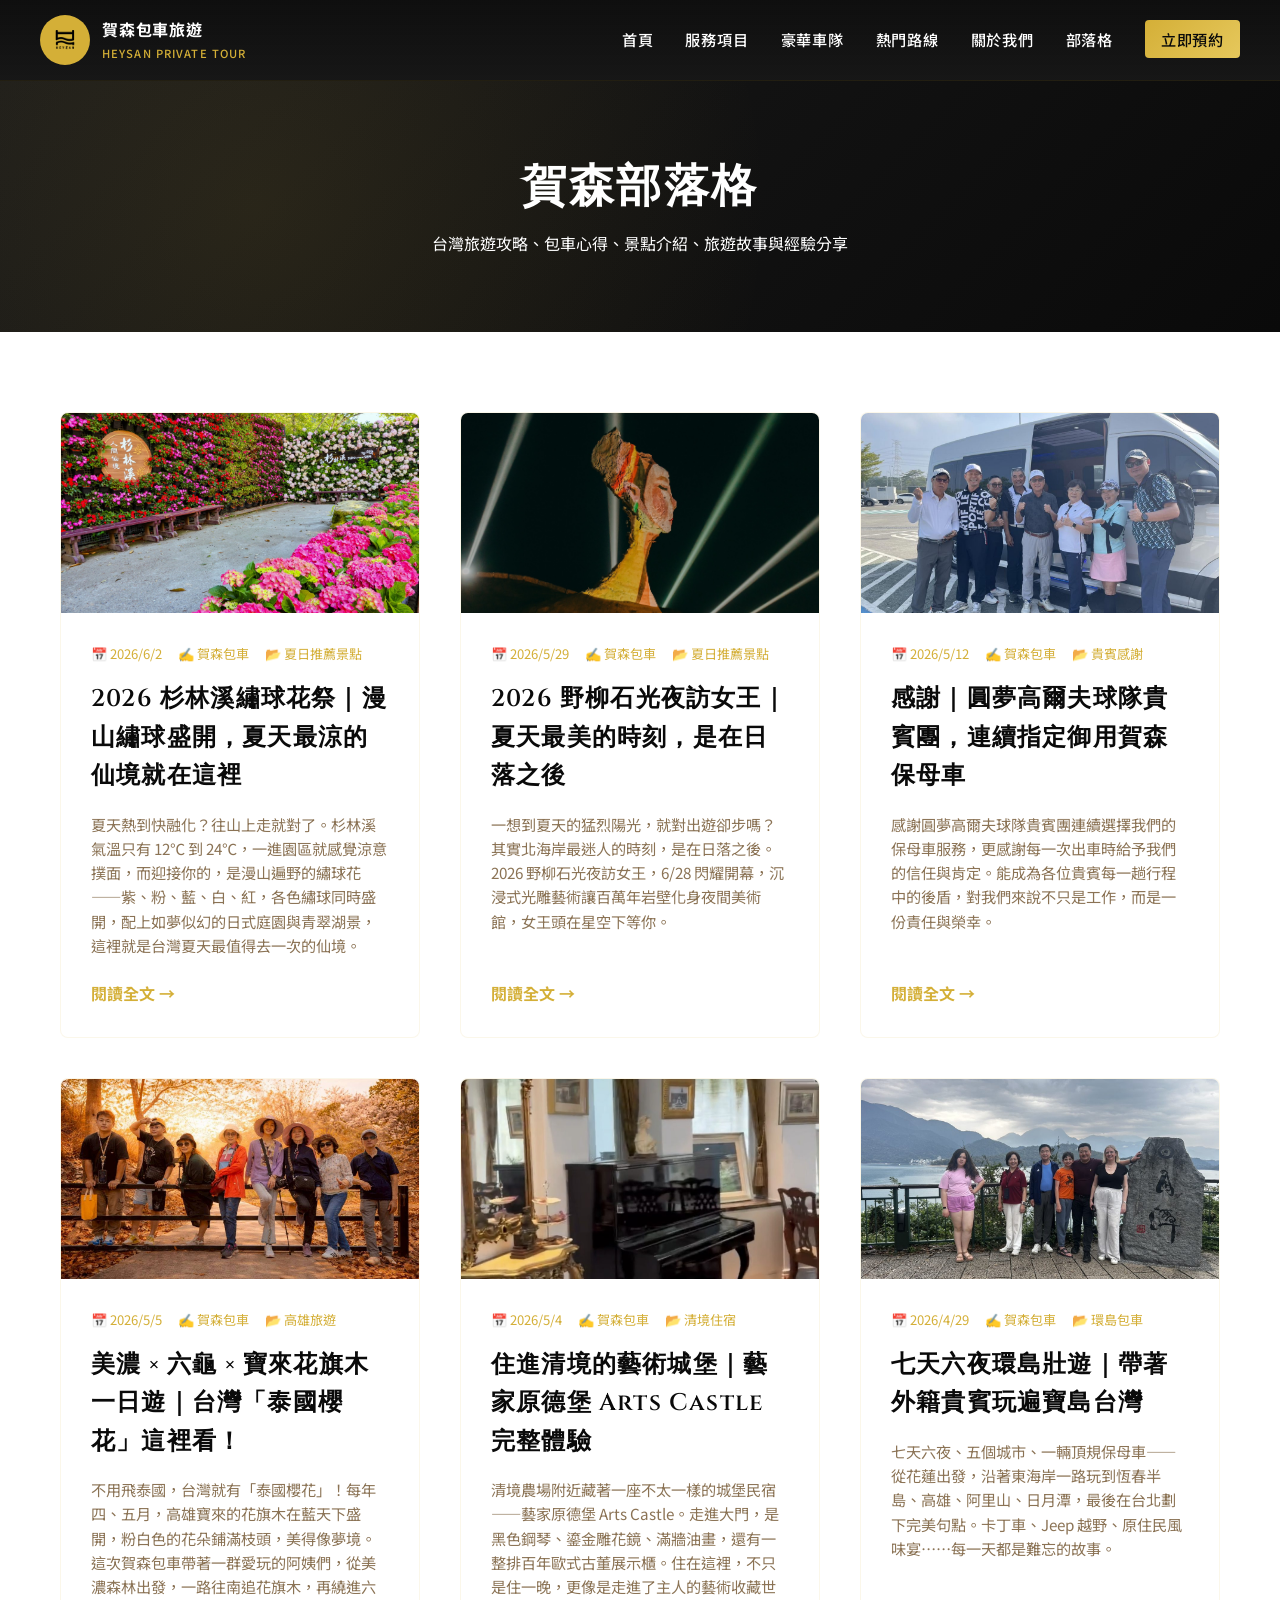
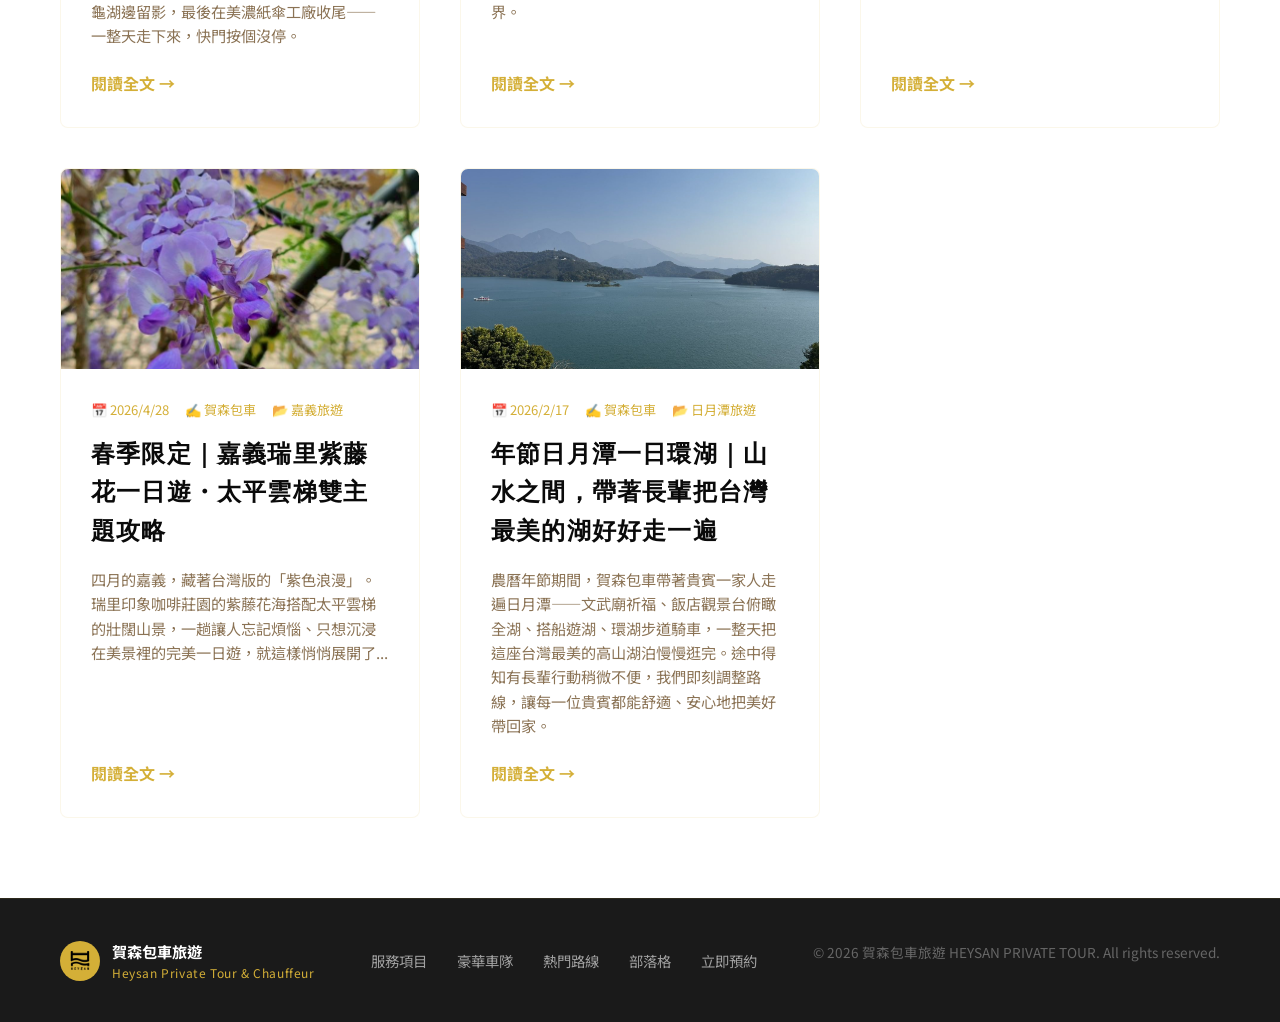
<file: blog/index.html>
<!DOCTYPE html>
<html lang="zh-Hant">
<head>
  <meta charset="UTF-8" />
  <meta name="viewport" content="width=device-width, initial-scale=1.0" />
  <title>部落格 | 賀森包車旅遊</title>
  <meta name="description" content="賀森包車旅遊部落格 - 台灣旅遊攻略、包車心得、景點介紹、旅遊故事。" />
  <meta name="keywords" content="賀森包車, 台灣包車旅遊, 包車一日遊, 台中包車, 南投包車, 日月潭包車, 清境包車, 嘉義包車, 高雄包車, 環島包車" />
  <meta property="og:type" content="website" />
  <meta property="og:site_name" content="賀森包車旅遊" />
  <meta property="og:title" content="部落格 | 賀森包車旅遊" />
  <meta property="og:description" content="賀森包車旅遊部落格 - 台灣旅遊攻略、包車心得、景點介紹、旅遊故事。" />
  <meta property="og:url" content="https://leadercarrental.github.io/hesun-V.2/blog/" />
  <meta property="og:image" content="https://leadercarrental.github.io/hesun-V.2/blog/images/sun-moon-lake/S__478224393_0.jpg" />
  <link rel="canonical" id="canonical-link" href="https://leadercarrental.github.io/hesun-V.2/blog/" />
  <!-- Google Analytics（中國版不載入）-->
  <script>
    if (window.location.hostname !== 'leadercarrental779.pages.dev' && !window.location.hostname.includes('edgeone.dev') || window.location.hostname.includes('edgeone.cool')) {
      var s = document.createElement('script');
      s.async = true;
      s.src = 'https://www.googletagmanager.com/gtag/js?id=G-S09SJTV4PD';
      document.head.appendChild(s);
      window.dataLayer = window.dataLayer || [];
      function gtag(){dataLayer.push(arguments);}
      gtag('js', new Date());
      gtag('config', 'G-S09SJTV4PD');
    }
  </script>

  <link rel="stylesheet" href="../assets/css/fonts.css" />

  <link rel="stylesheet" href="../assets/css/styles.css?v=10" />
  <style>
    .blog-header {
      background: linear-gradient(135deg, var(--color-black) 0%, var(--color-dark) 100%);
      color: var(--color-white);
      padding: 80px 20px 60px;
      text-align: center;
      position: relative;
      /* 移除 overflow:hidden 避免遮擋手機版導覽下拉選單 */
    }

    .blog-header::before {
      content: '';
      position: absolute;
      inset: 0;
      background: radial-gradient(circle at 20% 50%, rgba(212, 175, 55, 0.1) 0%, transparent 50%);
    }

    .blog-header-content {
      position: relative;
      z-index: 2;
      max-width: 700px;
      margin: 0 auto;
    }

    .blog-header h1 {
      font-size: 2.8rem;
      margin-bottom: 1rem;
    }

    .blog-grid {
      display: grid;
      grid-template-columns: repeat(auto-fill, minmax(300px, 1fr));
      gap: 40px;
      padding: 80px 20px;
      max-width: 1200px;
      margin: 0 auto;
    }

    @media (max-width: 640px) {
      .blog-grid {
        grid-template-columns: 1fr;
        gap: 24px;
        padding: 40px 16px;
      }

      .blog-header {
        padding: 60px 16px 40px;
      }

      .blog-header h1 {
        font-size: 2rem;
      }
    }

    .blog-card {
      background: var(--color-white);
      border: 1px solid rgba(212, 175, 55, 0.1);
      border-radius: var(--border-radius);
      overflow: hidden;
      transition: var(--transition-slow);
      display: flex;
      flex-direction: column;
      height: 100%;
      cursor: pointer;
    }

    .blog-card:hover {
      transform: translateY(-10px);
      border-color: var(--color-gold);
      box-shadow: 0 20px 50px rgba(0, 0, 0, 0.1);
    }

    .blog-thumbnail {
      height: 200px;
      background: linear-gradient(135deg, rgba(212, 175, 55, 0.2), rgba(212, 175, 55, 0.05));
      display: flex;
      align-items: center;
      justify-content: center;
      font-size: 4rem;
      color: rgba(212, 175, 55, 0.3);
      overflow: hidden;
      position: relative;
    }

    .blog-card:hover .blog-thumbnail {
      transform: scale(1.05);
    }

    .blog-content {
      padding: 30px;
      flex-grow: 1;
      display: flex;
      flex-direction: column;
    }

    .blog-meta {
      display: flex;
      gap: 10px 16px;
      font-size: 0.82rem;
      color: var(--color-gold);
      margin-bottom: 1rem;
      flex-wrap: wrap;
    }

    .blog-meta span {
      display: flex;
      align-items: center;
      gap: 4px;
      white-space: nowrap;
    }

    .blog-card h3 {
      color: var(--color-dark);
      margin-bottom: 1rem;
    }

    .blog-card p {
      color: var(--color-accent);
      font-size: 0.95rem;
      line-height: 1.6;
      margin-bottom: 1.5rem;
      flex-grow: 1;
    }

    .blog-link {
      color: var(--color-gold);
      text-decoration: none;
      font-weight: 600;
      transition: var(--transition);
      display: inline-block;
    }

    .blog-link:hover {
      color: var(--color-gold-light);
      transform: translateX(5px);
    }

    .blog-empty {
      text-align: center;
      padding: 80px 20px;
      color: var(--color-accent);
    }

    .blog-empty h3 {
      margin-bottom: 1rem;
    }

    .blog-empty p {
      margin-bottom: 2rem;
    }

    .back-link {
      display: inline-block;
      padding: 10px 20px;
      color: var(--color-gold);
      text-decoration: none;
      margin: 20px;
      font-weight: 600;
      transition: var(--transition);
    }

    .back-link:hover {
      color: var(--color-gold-light);
    }

    .back-link::before {
      content: '← ';
      margin-right: 5px;
    }

    .blog-thumbnail img {
      width: 100%;
      height: 100%;
      object-fit: cover;
      display: block;
      transition: var(--transition-slow);
    }

    .blog-card:hover .blog-thumbnail img {
      transform: scale(1.05);
    }

    /* ===== ARTICLE MODAL ===== */
    .article-overlay {
      display: none;
      position: fixed;
      inset: 0;
      background: rgba(0, 0, 0, 0.85);
      z-index: 10000;
      overflow-y: auto;
      padding: 20px;
    }

    .article-overlay.open {
      display: block;
    }

    .article-box {
      background: #fff;
      max-width: 800px;
      margin: 40px auto;
      border-radius: 12px;
      overflow: hidden;
      position: relative;
    }

    .article-close-btn {
      position: fixed;
      top: 16px;
      right: 16px;
      background: var(--color-black);
      color: var(--color-gold);
      border: 1px solid var(--color-gold);
      padding: 8px 18px;
      font-size: 0.9rem;
      cursor: pointer;
      border-radius: 4px;
      z-index: 10001;
      transition: background 0.2s;
    }

    .article-close-btn:hover {
      background: var(--color-gold);
      color: var(--color-black);
    }

    .article-hero {
      background: linear-gradient(135deg, #000 0%, #1a1a1a 100%);
      color: #fff;
      padding: 50px 40px 40px;
    }

    .article-hero h1 {
      font-size: 1.9rem;
      line-height: 1.4;
      margin-bottom: 1rem;
      color: #fff;
    }

    .article-hero-meta {
      display: flex;
      gap: 20px;
      font-size: 0.85rem;
      color: var(--color-gold);
      flex-wrap: wrap;
    }

    .article-body {
      padding: 40px;
      line-height: 1.9;
    }

    .article-body p {
      color: #444;
      margin-bottom: 1.4rem;
      font-size: 1rem;
    }

    .article-body h2 {
      color: #111;
      font-size: 1.5rem;
      margin: 2.5rem 0 1rem;
      padding-bottom: 0.4rem;
      border-bottom: 2px solid rgba(212, 175, 55, 0.3);
    }

    .article-body ul {
      margin: 0 0 1.4rem 1.2rem;
      color: #444;
    }

    .article-body li {
      margin-bottom: 0.6rem;
    }

    .article-body figure {
      margin: 2rem 0;
    }

    .article-body figure img {
      width: 100%;
      border-radius: 10px;
      box-shadow: 0 6px 24px rgba(0, 0, 0, 0.12);
      display: block;
    }

    .article-cta {
      background: linear-gradient(135deg, rgba(212,175,55,0.08), transparent);
      border: 2px solid var(--color-gold);
      border-radius: 8px;
      padding: 36px;
      margin-top: 3rem;
      text-align: center;
    }

    .article-cta h3 {
      color: #111;
      margin-bottom: 0.8rem;
    }

    .article-cta p {
      color: #666;
      margin-bottom: 1.2rem;
    }

    /* 關鍵字標籤 */
    .article-tags {
      margin: 2.5rem 0 0.5rem;
      display: flex;
      flex-wrap: wrap;
      gap: 8px;
    }

    .article-tag {
      background: rgba(212, 175, 55, 0.07);
      border: 1px solid rgba(212, 175, 55, 0.3);
      color: #999;
      font-size: 0.76rem;
      padding: 4px 13px;
      border-radius: 20px;
      white-space: nowrap;
      letter-spacing: 0.02em;
    }

    /* 雙圖並排 */
    .image-pair {
      display: grid;
      grid-template-columns: 1fr 1fr;
      gap: 14px;
      margin: 2rem 0;
    }

    .image-pair figure {
      margin: 0;
    }

    .image-pair img {
      width: 100%;
      height: 260px;
      object-fit: cover;
      border-radius: 10px;
      box-shadow: 0 6px 24px rgba(0, 0, 0, 0.12);
      display: block;
    }

    @media (max-width: 600px) {
      .image-pair {
        grid-template-columns: 1fr;
      }
    }

    /* Cover image */
    .article-cover-wrap {
      width: 100%;
      max-height: 420px;
      overflow: hidden;
      line-height: 0;
    }

    .article-cover-wrap img {
      width: 100%;
      max-height: 420px;
      object-fit: cover;
      display: block;
    }

    /* figcaption */
    .article-body figcaption {
      text-align: center;
      font-size: 0.82rem;
      color: #999;
      margin-top: 0.5rem;
      font-style: italic;
    }

    /* 影片 */
    .article-video-wrap {
      margin: 2rem 0;
    }

    .article-video-wrap video {
      width: 100%;
      border-radius: 10px;
      box-shadow: 0 6px 24px rgba(0, 0, 0, 0.12);
      display: block;
      background: #000;
    }

    /* YouTube Shorts 嵌入 */
    .youtube-shorts-wrap {
      margin: 2rem auto;
      max-width: 360px;
      position: relative;
      border-radius: 12px;
      overflow: hidden;
      box-shadow: 0 6px 24px rgba(0, 0, 0, 0.15);
    }

    .youtube-shorts-wrap::before {
      content: '';
      display: block;
      padding-top: 177.78%;
    }

    .youtube-shorts-wrap iframe {
      position: absolute;
      top: 0;
      left: 0;
      width: 100%;
      height: 100%;
      border: none;
    }

    /* Ordered list */
    .article-body ol {
      margin: 0 0 1.4rem 1.4rem;
      color: #444;
    }

    .article-body ol li {
      margin-bottom: 0.6rem;
    }

    /* Blockquote */
    .article-body blockquote {
      border-left: 3px solid var(--color-gold);
      margin: 1.5rem 0;
      padding: 0.8rem 1.4rem;
      background: rgba(212, 175, 55, 0.05);
      color: #555;
      font-style: italic;
    }

    /* Lead paragraph */
    .article-body > p:first-child {
      font-size: 1.06rem;
      color: #333;
      line-height: 2.1;
    }

    /* 手機版 */
    @media (max-width: 640px) {
      .article-overlay {
        padding: 0;
      }

      .article-box {
        margin: 0;
        border-radius: 0;
        min-height: 100dvh;
      }

      .article-hero {
        padding: 60px 20px 28px;
      }

      .article-hero h1 {
        font-size: 1.45rem;
      }

      .article-body {
        padding: 28px 18px;
      }

      .article-cta {
        padding: 24px 18px;
      }
    }
  </style>
</head>
<body>

  <!-- =========== NAV =========== -->
  <header class="site-header" id="siteHeader">
    <div class="nav-container">
      <a href="../" class="brand">
        <span class="brand-logo-wrapper">
          <img src="../assets/images/3b4a41a40ee73024cca72734e7ab0da8.png" alt="HEYSAN 賀森包車旅遊" class="brand-logo" />
        </span>
        <span class="brand-name">
          <span class="brand-zh">賀森包車旅遊</span>
          <span class="brand-en">HEYSAN PRIVATE TOUR</span>
        </span>
      </a>

      <button class="menu-toggle" id="menuToggle" aria-label="開啟選單" aria-expanded="false">
        <span></span><span></span><span></span>
      </button>

      <nav class="nav-menu" id="navMenu">
        <ul>
          <li><a href="../#home">首頁</a></li>
          <li><a href="../#services">服務項目</a></li>
          <li><a href="../#fleet">豪華車隊</a></li>
          <li><a href="../#routes">熱門路線</a></li>
          <li><a href="../#about">關於我們</a></li>
          <li><a href="#">部落格</a></li>
          <li><a href="../#contact" class="nav-cta">立即預約</a></li>
        </ul>
      </nav>
    </div>
  </header>

  <!-- =========== BLOG HEADER =========== -->
  <section class="blog-header">
    <div class="blog-header-content">
      <h1>賀森部落格</h1>
      <p>台灣旅遊攻略、包車心得、景點介紹、旅遊故事與經驗分享</p>
    </div>
  </section>

  <!-- =========== BLOG CONTENT =========== -->
  <main>
    <div class="blog-grid" id="blogContainer">
      <!-- 部落格文章會動態加載到這裡 -->
    </div>
  </main>

  <!-- =========== FOOTER =========== -->
  <footer class="site-footer">
    <div class="container footer-inner">
      <div class="footer-brand">
        <span class="brand-logo-wrapper">
          <img src="../assets/images/3b4a41a40ee73024cca72734e7ab0da8.png" alt="HEYSAN" class="brand-logo" />
        </span>
        <div>
          <strong>賀森包車旅遊</strong>
          <small>Heysan Private Tour & Chauffeur</small>
        </div>
      </div>
      <nav class="footer-nav">
        <a href="../#services">服務項目</a>
        <a href="../#fleet">豪華車隊</a>
        <a href="../#routes">熱門路線</a>
        <a href="#">部落格</a>
        <a href="../#contact">立即預約</a>
      </nav>
      <p class="footer-copy">© <span id="year"></span> 賀森包車旅遊 HEYSAN PRIVATE TOUR. All rights reserved.</p>
    </div>
  </footer>

  <!-- ===== ARTICLE MODAL ===== -->
  <div class="article-overlay" id="articleOverlay" onclick="handleOverlayClick(event)">
    <button class="article-close-btn" onclick="closePost()">✕ 關閉</button>
    <div class="article-box" id="articleBox">
      <div id="articleContent"></div>
    </div>
  </div>

  <script src="../assets/js/main.js"></script>
  <script>
    // 部落格數據 - 可以編輯這個數組來添加文章
    const blogPosts = [
      {
        id: 13,
        title: '2026 杉林溪繡球花祭｜漫山繡球盛開，夏天最涼的仙境就在這裡',
        date: '2026-06-02',
        author: '賀森包車',
        category: '夏日推薦景點',
        slug: 'sunlinsi-hydrangea',
        keywords: ['杉林溪繡球花', '杉林溪繡球花祭', '杉林溪旅遊', '南投包車', '台灣花季', '夏日景點台灣', '中部包車', '賀森包車', '台灣包車旅遊', '繡球花台灣'],
        emoji: '🌸',
        image: 'images/sunlinsi-hydrangea/707427495_1404668075021971_1391427785100962868_n.jpg',
        excerpt: '夏天熱到快融化？往山上走就對了。杉林溪氣溫只有 12℃ 到 24℃，一進園區就感覺涼意撲面，而迎接你的，是漫山遍野的繡球花——紫、粉、藍、白、紅，各色繡球同時盛開，配上如夢似幻的日式庭園與青翠湖景，這裡就是台灣夏天最值得去一次的仙境。',
        content: `夏天的城市，熱到懷疑人生。

但你知道嗎？就在南投的山裡頭，有一個地方，氣溫只有 12℃ 到 24℃，而且正好是一年中最美的時候。

那裡叫做**杉林溪**，而現在，漫山的繡球花正在等你。

[IMAGE:images/sunlinsi-hydrangea/708547518_1404666621688783_672235681414507017_n.jpg]

【繡球花祭：一片花海，顏色多到讓你站著忘記走路】

踏進杉林溪的那一刻，迎面撲來的不只是涼意，是顏色。

粉的、紫的、藍的、白的、鮮紅的——各種顏色的繡球花一叢叢擠著盛開，爭豔，卻又說不出的和諧。陽光從林梢篩落，每一朵都像是被特別點亮。

[PAIR:images/sunlinsi-hydrangea/706474323_1404667771688668_4357943928536181200_n.jpg|images/sunlinsi-hydrangea/706489940_1404666611688784_366631503972997714_n.jpg]

尤其是那片大片藍紫色的繡球花海，搭配背後火紅的紫葉楓，這個配色組合，大自然居然能配得這麼好看。

[IMAGE:images/sunlinsi-hydrangea/706704888_1404668078355304_7613814442363006503_n.jpg]

走著走著，顏色還會繼續變——從粉紅過渡到淡紫，再到純白，像是有人把調色盤整個打翻在山坡上。

[IMAGE:images/sunlinsi-hydrangea/707137588_1404666608355451_3778121698111479173_n.jpg]

【日式庭園：美到讓你覺得不像在台灣】

杉林溪最讓人驚喜的，不只有繡球花，還有那座精緻的日式庭園。

水池倒映著山嵐，紅楓、綠樹、各色花朵圍繞四周，晨霧從林間飄過，陽光穿透樹梢打在水面——站在這裡，你會懷疑自己是不是走進了京都的某個寺院。

[IMAGE:images/sunlinsi-hydrangea/705937133_1404666641688781_2367418307589290845_n.jpg]

這種氣氛，是很難用照片完整傳達的，要親身站在那裡，才能感受到那種靜。

【蝴蝶戲珠花：低調的配角，其實也很搶眼】

花季期間，杉林溪除了繡球花，還有另一種讓人驚豔的花——**蝴蝶戲珠花**。

白色的花瓣配著黃色的花蕊，枝枒伸展的姿態輕盈飄逸，跟繡球花的豐滿圓潤完全不同的風格，卻意外地相配。

[PAIR:images/sunlinsi-hydrangea/706003968_1404668055021973_6547314428210149597_n.jpg|images/sunlinsi-hydrangea/706538468_1404667095022069_1253910980135949110_n.jpg]

走在步道上遇見它，會讓人忍不住停下來多看幾眼。

【紅楓步道：以為是秋天，其實是夏天】

更妙的是，杉林溪的紫葉楓在夏天照樣火紅。

陽光從楓葉縫隙穿透，光影落在步道上，走在這條路上，很難不拍照。

[IMAGE:images/sunlinsi-hydrangea/706504951_1404667128355399_9014530537512411438_n.jpg]

楓紅搭繡球，這個組合只有杉林溪給得了你。

【繡球花拱門步道：走進去就是主角】

園區裡有一段粉色繡球花圍繞的拱門步道，兩側花叢茂密，走在裡面就像走進了一幅畫。

[IMAGE:images/sunlinsi-hydrangea/708501614_1404667785022000_6145003927989280019_n.jpg]

來這裡的人，幾乎沒有人走過去不停下來拍照的。

【湖景：安靜、清澈，讓人想發呆】

逛完花區，可以走到湖邊坐一坐。

杉林溪的湖水清澈碧綠，倒映著整片山林與藍天，靜靜站在湖邊，什麼都不想，只想發呆。

[IMAGE:images/sunlinsi-hydrangea/707248456_1404667515022027_3753732708760467052_n.jpg]

這種景色，光憑想像是感受不到的，要去了才知道。

【賀森帶你上山賞花，輕鬆無壓力】

杉林溪地處山區，道路蜿蜒，自駕需要應付彎道，還要找停車位，花了力氣到山上，體力已經去了一半。

不如讓賀森的豪華保母車帶你去——坐得舒服、不用開車、不用導航，你只需要準備好相機，享受每一段沿途風景。

✓ 中部出發，彈性接送
✓ 全程專業司機陪同，熟悉山區路線
✓ 行程可依需求客製，一家大小、朋友同遊都適合

📩 歡迎透過官方 LINE @car779 與我們聯繫，告訴我們你的日期，我們幫你把這趟花季之旅安排得剛剛好。

杉林溪，今年夏天，不能缺席的那一頁。`
      },
      {
        id: 12,
        title: '2026 野柳石光夜訪女王｜夏天最美的時刻，是在日落之後',
        date: '2026-05-29',
        author: '賀森包車',
        category: '夏日推薦景點',
        slug: 'yehliu-night',
        keywords: ['野柳夜訪女王', '野柳石光', '野柳地質公園', '北海岸旅遊', '台灣夏日活動', '夜間景點台灣', '新北包車', '北海岸包車', '賀森包車', '台灣包車旅遊'],
        emoji: '👑',
        image: 'images/yehliu-night/S__27132132_0.jpg',
        excerpt: '一想到夏天的猛烈陽光，就對出遊卻步嗎？其實北海岸最迷人的時刻，是在日落之後。2026 野柳石光夜訪女王，6/28 閃耀開幕，沉浸式光雕藝術讓百萬年岩壁化身夜間美術館，女王頭在星空下等你。',
        content: `一想到夏天的猛烈陽光，就對出遊卻步嗎？

其實，北海岸最迷人的時刻，是在日落之後。

入夜後的海風微涼，少了白天的悶熱與黏膩，取而代之的是令人驚豔的璀璨光影。

[IMAGE:images/yehliu-night/S__27132132_0.jpg]

一年一度的國際級藝術盛典——「2026 野柳石光夜訪女王」將在 6/28 閃耀開幕！

野柳地質公園將化身為「沉浸式夜間地景美術館」。漫步在潮汐藝廊，看絢麗光雕打在百萬年岩壁上；經典的「女王頭」在星空下，與您展開跨時空對話。這絕對是一場視覺與感官的極致饗宴。

[PAIR:images/yehliu-night/S__27132133_0.jpg|images/yehliu-night/S__27132134_0.jpg]

【活動路線一覽】

[IMAGE:images/yehliu-night/map.png]

整個園區規劃了六大展區，從入口的「星潮光境」出發，途經「潮汐藝廊」的絢麗光雕裝置，穿越「仿真區」，再走向「儡影幻境」與「女王頭區」的「女王的畫布」，最後繞回「公主的畫室」——每一個轉角都是一幀新的驚喜。

【票價資訊】

[IMAGE:images/yehliu-night/ticket.png]

📅 活動時間：2026/6/28（日）- 7/12（日），每日 18:30 - 21:00
📍 地點：野柳地質公園（新北市萬里區野柳里港東路 167-1 號）
🎟️ 入場時段：18:30、19:30（最後入場 20:00）

票價一覽：
✓ 假日票（週五～週日）：250 元
✓ 平日票（週一～週四）：225 元
✓ 團體票（20 人以上）：200 元
✓ 敬老票（65 歲以上）：150 元
✓ 12 歲以下、身心障礙者、野柳居民：免費

每日限量進場，維持最高觀賞品質。國際旅客持門票及護照，還可兌換限量紀念品一份。

【賀森帶你去夜遊】

北海岸線道路蜿蜒，自駕停車不易，夜間接送更是一大考驗。讓賀森的豪華保母車帶你去，坐得舒服、不用煩惱停車，欣賞完夜景輕鬆回家。

歡迎透過官方 LINE @car779 與我們聯繫，為您客製北海岸一日遊行程。`
      },
      {
        id: 11,
        title: '年節日月潭一日環湖｜山水之間，帶著長輩把台灣最美的湖好好走一遍',
        date: '2026-02-17',
        author: '賀森包車',
        category: '日月潭旅遊',
        slug: 'sun-moon-lake',
        keywords: ['日月潭包車', '日月潭一日遊', '日月潭環湖', '文武廟', '南投包車', '長輩旅遊台灣', '無障礙旅遊', '台灣包車旅遊', '年節旅遊包車', '賀森包車'],
        emoji: '🌊',
        image: 'images/sun-moon-lake/S__478224393_0.jpg',
        excerpt: '農曆年節期間，賀森包車帶著貴賓一家人走遍日月潭——文武廟祈福、飯店觀景台俯瞰全湖、搭船遊湖、環湖步道騎車，一整天把這座台灣最美的高山湖泊慢慢逛完。途中得知有長輩行動稍微不便，我們即刻調整路線，讓每一位貴賓都能舒適、安心地把美好帶回家。',
        content: `農曆年節出遊，賀森包車陪著貴賓一家人，把日月潭從早到晚好好走了一遍。

年假的日月潭天氣極好，藍天、碧水、山嵐，每一個景點都像明信片。

【第一站：文武廟】

[PAIR:images/sun-moon-lake/S__478224394_0.jpg|images/sun-moon-lake/S__478224397_0.jpg]

文武廟是日月潭最具代表性的廟宇，氣勢磅礴的三層牌樓面對整片湖景，年節期間廟前熱鬧非凡，紅燈籠高掛，香火鼎盛。廟口那塊刻著「日月潭文武廟」的巨石，是每個人必拍的打卡角。

[IMAGE:images/sun-moon-lake/S__478224396_0.jpg]

廟內掛滿了密密麻麻的祈福金鐘，紅絲帶在風中輕輕搖曳，每一個都承載著人們的心願——年節來這裡許個願，特別有感覺。

【第二站：制高觀景台】

文武廟拜完，來到制高點的觀景台，整個日月潭的湖面盡收眼底。

[IMAGE:images/sun-moon-lake/S__478224405_0.jpg]

觀景台的水盤裡飄著一朵蓮花，正對著遠處的拉魯島與慈恩塔——這個構圖，靜靜站在那裡就覺得很值得。湖水的顏色隨著光線在青色和藍色之間游移，怎麼拍都好看。

【第三站：搭船遊湖】

[IMAGE:images/sun-moon-lake/S__478224413_0.jpg]

來日月潭不搭船，等於只看了一半。我們從碼頭出發，貴賓們坐在船艙裡，讓湖風輕輕吹，遠眺慈恩塔、拉魯島，一路往水社方向行駛。

[PAIR:images/sun-moon-lake/S__478224416_0.jpg|images/sun-moon-lake/S__478224412_0.jpg]

船在湖中劈波前行，窗外的山巒倒映在湖面上，貴賓們輕鬆聊著、笑著，這段時光是整趟行程最悠閒的部分。

[IMAGE:images/sun-moon-lake/S__478224411_0.jpg]

從船上回望，湖面波光閃閃，藍天上的白雲跟著船走，那種開闊感，坐在車上看不到。

【第四站：環湖步道騎車】

[PAIR:images/sun-moon-lake/S__478224418_0.jpg|images/sun-moon-lake/S__478224415_0.jpg]

下船後，我們沿著環湖步道騎腳踏車。碼頭邊停著一排五顏六色的租用船隻，藍天倒映在湖中，光這個畫面就值得停下來拍一張。步道旁還有幾隻巨大的青蛙裝置藝術，小朋友一看到就衝過去合照，笑聲不斷。

[IMAGE:images/sun-moon-lake/S__478224419_0.jpg]

這趟行程途中，我們得知貴賓中有行動較為不便的長輩，我們即刻重新評估路線，選擇平坦、無障礙的步道帶大家遊覽，確保每一位貴賓都能舒適、安全地把日月潭走完。

看到長輩在湖邊開心笑著的那一幕，是我們最大的成就感。非常感謝貴賓們對賀森的規劃給予高度肯定——您們的滿意，是我們每一次出車最重要的事。

【賀森包車這樣帶你玩日月潭】

日月潭路線特色：
✓ 文武廟、觀景台、遊船、環湖步道，行程靈活搭配
✓ 有長輩或行動不便的貴賓？我們熟悉無障礙路線，安心交給我們
✓ 賀森專屬豪華保母車，山路也坐得舒服
✓ 全程專業司機，把好心情留給旅行本身

年節想帶家人出遊，或有親友來台想安排一日遊？歡迎透過官方 LINE @car779 與我們聯繫，讓賀森幫你把行程安排得漂漂亮亮。`
      },
      {
        id: 10,
        title: '感謝｜圓夢高爾夫球隊貴賓團，連續指定御用賀森保母車',
        date: '2026-05-12',
        author: '賀森包車',
        category: '貴賓感謝',
        slug: 'golf-team',
        keywords: ['高爾夫包車', '球隊包車台灣', '台中包車旅遊', '團體包車', '豪華保母車包車', '賀森包車', '台灣包車旅遊', '高爾夫球場接送'],
        emoji: '⛳',
        image: 'images/golf-team/617798476_1424000689736838_1164521410154348557_n.jpg',
        excerpt: '感謝圓夢高爾夫球隊貴賓團連續選擇我們的保母車服務，更感謝每一次出車時給予我們的信任與肯定。能成為各位貴賓每一趟行程中的後盾，對我們來說不只是工作，而是一份責任與榮幸。',
        content: `感謝圓夢高爾夫球隊貴賓團，連續多次選擇賀森專屬豪華保母車作為球隊出遊的指定座駕。

每一次出車，看到大家帶著輕鬆的笑容上車，揮完一輪好球後愉快下車，這個畫面對我們來說就是最大的肯定。

[IMAGE:images/golf-team/617798476_1424000689736838_1164521410154348557_n.jpg]

從準時接送、安全行車，到車廂空間的寬敞舒適、行李與球具的妥善擺放——這些細節，我們每一次都當作第一次一樣認真對待。

[PAIR:images/golf-team/618032887_1424000693070171_6635200761688233204_n.jpg|images/golf-team/621608409_1423997156403858_6415714287544637036_n.jpg]

球場的距離有時遠、路況有時複雜，但交給賀森，各位貴賓只需要把注意力放在今天的揮桿狀態上。移動的部分，我們全包了。

謝謝你們把重要的移動時刻交給我們。未來每一次出發，我們都會用同樣的標準、甚至更高的要求來服務。

如果您的球隊或團體也有包車出遊的需求，歡迎透過官方 LINE @car779 與我們聯繫，讓賀森保母車成為你們每一趟行程最可靠的後盾。`
      },
      {
        id: 9,
        title: '美濃 × 六龜 × 寶來花旗木一日遊｜台灣「泰國櫻花」這裡看！',
        date: '2026-05-05',
        author: '賀森包車',
        category: '高雄旅遊',
        slug: 'maolin-baolai',
        keywords: ['花旗木賞花', '台灣泰國櫻花', '高雄包車一日遊', '美濃包車', '六龜包車', '寶來花旗木', '賀森包車', '春季賞花台灣', '高雄旅遊包車'],
        emoji: '🌸',
        image: 'images/maolin-baolai/cover.jpg',
        excerpt: '不用飛泰國，台灣就有「泰國櫻花」！每年四、五月，高雄寶來的花旗木在藍天下盛開，粉白色的花朵鋪滿枝頭，美得像夢境。這次賀森包車帶著一群愛玩的阿姨們，從美濃森林出發，一路往南追花旗木，再繞進六龜湖邊留影，最後在美濃紙傘工廠收尾——一整天走下來，快門按個沒停。',
        content: `不用飛泰國，台灣就有「泰國櫻花」——高雄寶來的花旗木，每年四、五月準時盛開，粉白花朵鋪滿光禿禿的樹枝，配上蔚藍晴空，美到讓人忘記這裡是台灣。

這次賀森包車載著一群愛拍照的阿姨們，從美濃出發，玩了一整天，快門按到停不下來。

【第一站：美濃黃蝶翠谷森林步道】

[PAIR:images/maolin-baolai/forest-group.jpg|images/maolin-baolai/forest-art.jpg]

美濃的步道林蔭茂密，高大的樹木形成天然綠色隧道，地上鋪著一層落葉，走起來沙沙作響。陽光從樹梢篩落，光影交織，每個角落都是天然的拍照背景。

阿姨們一踏進去就完全失控，東一張、西一張，連導遊都跟不上快門聲。

【第二站：寶來花旗木（台灣「泰國櫻花」）】

花旗木學名 Cassia javanica，因外型酷似泰國的粉色櫻花，在台灣被稱作「泰國櫻花」。每年春末，寶來一帶的花旗木集體盛開，成了中南部最熱門的賞花景點之一。

[IMAGE:images/maolin-baolai/flowers-sky.jpg]

仰頭看的那一刻，整片天空都是粉白色的——這就是花旗木最迷人的角度，帶點水彩畫的柔美感，又有點日本賞花的浪漫氣息。

[PAIR:images/maolin-baolai/aunt-red.jpg|images/maolin-baolai/aunt-pink.jpg]

阿姨們當然不會錯過這個背景，紅外套的伸手摘花、粉帽的仰頭微笑，每個人都有自己的詮釋方式。花旗木的花期不長，能遇上盛開的時機，本身就是一種幸運。

[IMAGE:images/maolin-baolai/group-sit.jpg]

坐在花樹下的這一幕，是整天最輕鬆的時刻——藍天、粉花、大家隨意坐著，什麼都不用想，就這樣沐浴在花海裡。

【花旗木花朵近看】

[IMAGE:images/maolin-baolai/flower-close.jpg]

靠近看，花旗木的每一串花都是白中帶粉、粉中帶紅的漸層，花蕊細長捲曲，非常精緻。怪不得讓阿姨們一個個舉起手機往花堆裡鑽。

【第三站：六龜明潭水庫湖景】

[IMAGE:images/maolin-baolai/lake-group.jpg]

賞完花，驅車前往六龜的明潭水庫。藍天白雲倒映在湖面上，遠方山巒一層層往後推，湖心的涼亭點綴其中，像一幅水墨畫。全團在湖邊欄杆前拍了這張，是整趟行程最有氣勢的大合照。

【第四站：美濃紙傘文化村】

[IMAGE:images/maolin-baolai/umbrella-shop.jpg]

最後繞回美濃，走進傳統紙傘工廠。店內掛滿手工彩繪油紙傘，牆上是一圈圈大小不一的紙傘裝飾，配上大紅花布牆面，光是站在裡面就是一張大片。阿姨們流連在扇子和紙傘展示架之間，每把都想帶回家。

【賀森包車這樣帶你玩】

美濃 → 寶來 → 六龜 → 美濃的路線，開起來山路蜿蜒，對不熟悉路況的旅客來說找路是一大挑戰。

搭賀森專屬豪華保母車，讓我們幫你把交通全搞定。車廂寬敞舒適，高背真皮座椅、4K 大螢幕，一路上可以聊天、可以小憩，到了景點就下車拍照，完全不費腦。

賀森包車高雄路線特色：
✓ 熟悉美濃、六龜、寶來山區路況，安全省心
✓ 行程彈性規劃，花旗木盛開期特別推薦
✓ 賀森專屬豪華保母車，山路也坐得舒服
✓ 全程專業司機，把好心情留給旅行本身

每年花旗木只開一次，錯過再等一年——有想法了嗎？歡迎聯絡賀森包車，我們來幫你把這趟安排得漂漂亮亮。`
      },
      {
        id: 8,
        title: '住進清境的藝術城堡｜藝家原德堡 Arts Castle 完整體驗',
        date: '2026-05-04',
        author: '賀森包車',
        category: '清境住宿',
        slug: 'arts-castle',
        keywords: ['清境包車', '清境農場一日遊', '藝家原德堡', '南投包車', '清境民宿推薦', '台灣包車旅遊', '賀森包車', '清境景點'],
        emoji: '🏰',
        image: 'images/arts-castle/lobby.jpg',
        excerpt: '清境農場附近藏著一座不太一樣的城堡民宿——藝家原德堡 Arts Castle。走進大門，是黑色鋼琴、鎏金雕花鏡、滿牆油畫，還有一整排百年歐式古董展示櫃。住在這裡，不只是住一晚，更像是走進了主人的藝術收藏世界。',
        content: `住進一座裝滿藝術的城堡，睡在清境的雲霧裡——藝家原德堡 Arts Castle，就是那種讓你踏進大門就捨不得出去的地方。

【一踏進門，像走進歐洲老宅】

推開藝家原德堡的大門，第一眼就愣住了。

大廳中央擺著一架亮黑色的直立式鋼琴，旁邊是繁複雕花的鎏金立鏡，大理石地板、壁燈燭台、歐式線板天花——這根本不像台灣山上的民宿，更像是搬進了一棟義大利老貴族的宅邸。

每一個角落都有故事。鋼琴旁邊掛著油畫，窗台上擺著古典雕塑畫作，光線從有流蘇的絲絨窗簾縫隙透進來，灑在大理石地板上——整個畫面美得像一幀靜止的電影場景。

[PAIR:images/arts-castle/lobby.jpg|images/arts-castle/music-room.jpg]

【藝術品堆疊出的空間氣質】

藝家原德堡不只是「歐式風格」，它更像是一個私人藝術收藏空間。

另一間廳堂裡，一架深木色古典直立鋼琴靠著石磚牆，旁邊擺著吉他，牆上密密貼著各種油畫和版畫，角落放著西洋棋盤——這裡不是展示品，而是真的可以彈、可以玩，是主人生活的一部分。

[IMAGE:images/arts-castle/window-art.jpg]

窗台上的那幅油畫讓人駐足良久。畫的是古典雕塑人物，帶著一股復古的學院氣息，配上窗外清境的白霧遠山，東西方的美學在這個瞬間奇妙地重疊在一起。

【收藏控的天堂：百年古董展示櫃】

如果你是喜歡老物件的人，這裡絕對讓你移不開眼。

[IMAGE:images/arts-castle/antique-cabinet.jpg]

館內有一組龐大的歐式手工雕刻古董展示櫃，每一格都陳列著歲月留下來的東西——瓷器、老鐘、銅燈座、瓷偶……細看每一件小物，都像是從某個時代流傳下來的記憶。這種密度的收藏，在台灣的民宿裡幾乎看不到。

【來感受一下整體空間氛圍】

[YOUTUBE:L3dhUFrcS4A]

【住在清境雲霧裡的城堡感】

藝家原德堡坐落在清境農場附近，海拔約 1,750 公尺，夜晚氣溫涼爽舒適，躺在充滿藝術氣息的房間裡入睡，窗外是連綿起伏的山脈。

早晨推開窗，雲霧從山谷間緩緩升起，剛好把城堡輕輕圍繞起來——這種感覺，才是清境住宿最迷人的地方。

📍 藝家原德堡 Arts Castle
地點：南投縣仁愛鄉清境地區

【搭賀森包車上山，放輕鬆最重要】

清境地區山路蜿蜒，從平地開車上山需要一段時間，對不熟悉路況的旅客來說，找路是最辛苦的事。

讓賀森包車幫你包辦這段，搭上賀森專屬豪華保母車，在寬敞舒適的車廂裡欣賞山景慢慢爬升，到了城堡門口下車就直接入住，輕鬆愜意展開清境之旅。

賀森包車清境路線特色：
✓ 熟悉山區路況，安全上山下山
✓ 行程彈性，可搭配清境農場、奧萬大等景點
✓ 賀森專屬豪華保母車廂寬敞舒適，山路也不暈車
✓ 全程專業司機陪伴，讓你把全部注意力留給旅行本身

想去清境住一晚城堡嗎？歡迎聯絡賀森包車，讓我們幫你安排一趟輕鬆又有質感的清境之旅。`
      },
      {
        id: 7,
        title: '七天六夜環島壯遊｜帶著外籍貴賓玩遍寶島台灣',
        date: '2026-04-29',
        author: '賀森包車',
        category: '環島包車',
        slug: 'island-7days',
        keywords: ['台灣環島包車', '七天環島行程', '環島旅遊包車', '外籍旅客台灣旅遊', '台灣包車旅遊', '賀森包車', '全台包車行程', '台灣深度旅遊'],
        emoji: '🗺️',
        image: 'images/island7days/cover.jpg',
        excerpt: '七天六夜、五個城市、一輛頂規保母車——從花蓮出發，沿著東海岸一路玩到恆春半島、高雄、阿里山、日月潭，最後在台北劃下完美句點。卡丁車、Jeep 越野、原住民風味宴……每一天都是難忘的故事。',
        content: `七天六夜，一輛賀森專屬豪華保母車，載著一群外籍貴賓把台灣從東到西繞了一圈。
從松山機場接到最後一站台北，花蓮、台東、墾丁、高雄、阿里山、日月潭、台中全走到——這是賀森包車接過最有成就感的一趟行程之一。

【Day 1｜松山機場接機，花蓮初相遇】

下午航班落地松山，豪哥準時在出口舉牌等候，一行人把行李搬上賀森專屬豪華保母車，往東出發，目標花蓮。

車廂寬敞安靜，高背真皮座椅、藍光氣氛燈，長途路程也不覺得累。客人坐進去的第一句話是：「這根本是飯店！」

[IMAGE:images/island7days/crafter-interior.jpg]

第一晚住進煙波大飯店花蓮館，傍晚帶大家逛了花蓮市區和夜市，試試在地小吃。外籍客人看到夜市攤販的熱鬧程度，眼睛瞪得大大的，不停拍照。

【Day 2｜七星潭、清水斷崖，花蓮最美的兩張臉】

花蓮讓外國人最震撼的，永遠是那兩個地方——七星潭和清水斷崖。

七星潭的礫石海灘在藍天下格外純淨，客人自發性地疊起石頭堆，說這是許願的方式，笑聲傳得很遠。全團在海堤大石碑前合影，有說有笑，根本不像才認識不久的陌生人。

[PAIR:images/island7days/qixingtan-stones.jpg|images/island7days/qixingtan-group.jpg]

清水斷崖則是讓所有人安靜下來的地方。那面峭壁從山頂一路削下去直接插入太平洋，規模大到說不出話。我們停下來在觀景台拍了一張大合照，背後是整片藍——山是藍的、海是藍的、天是藍的。

[IMAGE:images/island7days/qingshui-cliff.jpg]

下午在花蓮縱谷還玩了一場戶外趣味射靶活動，大家輪流在廣闊草地上挑戰投球，中央山脈就在背後當佈景，小朋友投得比大人準，笑翻全場。

[IMAGE:images/island7days/hualien-activity.jpg]

【Day 3｜台東南迴秘境，原住民風味晚宴】

台東往墾丁的南迴公路，是台灣藏得最好的秘密之一。一路沿山海之間行駛，偶爾拐進小徑走到黑岩海岸邊，我們帶客人鑽進天然海蝕洞，被大自然的力量震撼到停在原地不動。

[PAIR:images/island7days/rocky-coast.jpg|images/island7days/cave.jpg]

傍晚抵達墾丁後，夜晚走進打鹿岸原住民主題餐廳。客人坐定後，桌上直接上一塊大石頭和木槌，要自己動手搗特製料理——這一幕讓外籍客人興奮地說，這是整趟旅行「最酷的晚餐」。

[IMAGE:images/island7days/aboriginal-dinner.jpg]

【Day 4｜墾丁恐龍賽車場，Jeep 越野體驗】

這一天是整趟旅程的活動高潮。

早上帶客人前往「墾丁恐龍賽車場」體驗卡丁車，場地旁邊還有等比例恐龍裝置，小朋友看到整個人瘋掉，套上安全帽二話不說跳進車裡。兩台車在賽道上你追我跑，彎道一個接一個，根本不想停。

[PAIR:images/island7days/kart1.jpg|images/island7days/kart2.jpg]

下午換搭 Jeep 越野車，感受截然不同的刺激。坐在敞篷吉普裡迎著海風，小朋友甚至爬到車頂，一整趟笑聲不斷。

[IMAGE:images/island7days/jeep.jpg]

晚上前往高雄六合夜市，一杯木瓜牛奶下去，外籍客人正式宣布台灣夜市是世界奇景。

[IMAGE:images/island7days/nightmarket.jpg]

【Day 5｜佛光山莊嚴禮讚，阿里山雲霧林道】

高雄早上帶客人至佛光山，感受台灣最大佛教聖地的莊嚴氣息。宏偉的山門牌樓讓外籍貴賓直呼壯觀。

[IMAGE:images/island7days/foguangshan.jpg]

下午往阿里山前行，山路迂迴、雲霧繞林，窗外綠意一層一層往上堆疊。豪華保母車廂裡大螢幕放著音樂，大家說說笑笑，一路就到了山頂。晚間趕到日月潭，在湖邊餐廳享用晚餐，夜幕下的湖面靜得像一面鏡子。

【Day 6｜日月潭環湖，搭船遊湖】

清晨的日月潭少了白天人潮，湖面映著遠山，美得很安靜。全團在日月潭石碑前留下整趟旅程最有代表性的合影——背後那片水色和山色，幾乎不需要修圖。

[PAIR:images/island7days/alishan-group.jpg|images/island7days/cover.jpg]

搭遊湖船繞行日月潭，穿上救生衣上船，湖風徐徐，孩子們靠在船舷往外看，大人端著相機拍個不停。

[IMAGE:images/island7days/sunmoon-boat.jpg]

傍晚離開日月潭，驅車前往台中永豐棧酒店，午餐在頂級鱘龍魚農莊大快朵頤。

【Day 7｜台中歌劇院，台北101，完美落幕】

最後一天，早上遊台中國家歌劇院，建築本身就是一件藝術品，曲面牆體讓外籍客人驚豔不已。接著一路北上台北，下午在 101 和國父紀念館走走逛逛，城市全景讓大家拍個沒完。

傍晚把客人送進台北福容大飯店，行李搬進門的那一刻，七天六夜的台灣環島正式劃下句點。

道別時，客人說台灣比他們想像的更美、更好玩——這句話，是我們做這份工作最有成就感的瞬間。

[IMAGE:images/island7days/taitung-coast.jpg]

【賀森包車的環島服務】

一趟環島不只是「把人從 A 送到 B」，而是讓旅程中的每一段路都有故事可說。我們的賀森專屬豪華保母車，寬敞舒適，高速公路上大家可以休息睡覺，到了景點就精神飽滿下車玩。

全程由專業司機帶路，熟悉各地景點、餐廳、停車位，不用擔心找路，把全部的注意力留給旅行本身。

如果你也想來一趟環島壯遊，歡迎聯繫賀森包車，讓我們幫你規劃屬於你們的台灣故事。`
      },
      {
        id: 6,
        title: '春季限定｜嘉義瑞里紫藤花一日遊・太平雲梯雙主題攻略',
        date: '2026-04-28',
        author: '賀森包車',
        category: '嘉義旅遊',
        slug: 'ruili',
        keywords: ['嘉義包車一日遊', '瑞里紫藤花', '太平雲梯', '嘉義景點推薦', '春季賞花包車', '台灣包車旅遊', '賀森包車', '嘉義旅遊攻略'],
        emoji: '🌸',
        image: 'images/ruili/cover.jpg',
        excerpt: '四月的嘉義，藏著台灣版的「紫色浪漫」。瑞里印象咖啡莊園的紫藤花海搭配太平雲梯的壯闊山景，一趟讓人忘記煩惱、只想沉浸在美景裡的完美一日遊，就這樣悄悄展開了...',
        content: `四月的嘉義，藏著台灣版的紫色浪漫。

每年春天，當山城瑞里的紫藤花開，整片花牆如夢似幻地垂落，那一串串飽滿的紫色花穗，不輸日本藤花祭的美景。賀森包車這次帶著大家，從中部出發南下嘉義，先追花、再探橋，走一趟讓人忘記煩惱的春日一日遊。

【第一站：瑞里印象民宿咖啡莊園】

[IMAGE:images/ruili/sign.jpg]

瑞里印象是當地人氣最旺的紫藤花打卡點，莊園庭園裡種滿了成熟的紫藤，花期時整面牆被淡紫色覆蓋，配上莊園特有的日式木造建築，美得像一幅畫。

來這裡一定要做的事：
- 在紫藤花牆前拍個夠，每個角度都是大片
- 坐在戶外座位點杯咖啡，頭上就是滿滿的花
- 與莊園內的熊賀咖可愛裝置合拍留念

[IMAGE:images/ruili/portrait.jpg]

【在花棚下喝咖啡，時間好像慢下來了】

莊園設有戶外咖啡座，頭頂上的紫藤就這樣垂落下來，泡著茶、翻著雜誌，耳邊是鳥叫聲，鼻尖飄著花香——這種愜意，是城市裡找不到的。

[IMAGE:images/ruili/cafe.jpg]

莊園內還有一個超夢幻的粉色鐵框打卡區，兩隻大熊熊守護著粉色鞦韆，紫藤從上方垂落，是整趟行程最讓人捨不得離開的角落，旅客們在這裡拍了又拍，完全停不下來！

【第二站：太平雲梯】

吃飽賞花之後，我們驅車前往嘉義另一個震撼人心的景點——太平雲梯。

[IMAGE:images/ruili/bridge.jpg]

這座全長281公尺的高山吊橋，懸掛在山谷之間，踩上去微微搖晃，底下是連綿的翠綠山景，視野遼闊到讓人心曠神怡。橋頭還有一隻帥氣的不鏽鋼犀牛藝術裝置，非常吸睛。

太平雲梯亮點：
- 全台最長高山吊橋之一，山谷景觀壯觀震撼
- 清晨天氣好時有機會看到雲海，像走在天空中
- 橋頭不鏽鋼犀牛裝置是超人氣打卡點

[IMAGE:images/ruili/group.jpg]

全團在太平雲梯橋頭合影，藍天白雲、山巒疊翠，每個人臉上都掛著滿滿的笑容——這就是出來玩最好的表情。

【賀森包車這樣幫你規劃】

這趟南下嘉義的行程，我們安排了寬敞的頂規豪華保母車，一路上大家有說有笑，不用擔心開車找路，抵達景點直接下車就能拍照，輕鬆又舒適。

賀森包車服務特色：
✓ 嘉義一日遊包車接送，全程無需自駕煩惱
✓ 景點停留時間彈性，不趕行程、玩得盡興
✓ 司機熟悉在地路況，帶你找隱藏美景
✓ 賀森專屬豪華保母車，乘坐超舒適

春天的嘉義，正是出遊的最好時機。如果你也想追紫藤花、走太平雲梯，歡迎聯絡賀森包車，讓我們幫你規劃一趟輕鬆又豐富的嘉義之旅！`
      }
    ];
    // 動態渲染部落格文章
    function renderBlog() {
      const container = document.getElementById('blogContainer');

      if (blogPosts.length === 0) {
        container.innerHTML = `
          <div style="grid-column: 1 / -1;" class="blog-empty">
            <h3>🚀 即將推出</h3>
            <p>我們正在準備精彩的部落格文章。敬請期待！</p>
            <a href="../#contact" class="btn btn-primary">預訂包車行程</a>
          </div>
        `;
        return;
      }

      const sorted = [...blogPosts].sort((a, b) => new Date(b.date) - new Date(a.date));
      container.innerHTML = sorted.map(post => `
        <article class="blog-card" onclick="expandPost(${post.id})">
          <div class="blog-thumbnail">${post.image ? `<img src="${post.image}" alt="${post.title}">` : post.emoji}</div>
          <div class="blog-content">
            <div class="blog-meta">
              <span>📅 ${new Date(post.date).toLocaleDateString('zh-Hant-TW')}</span>
              <span>✍️ ${post.author}</span>
              <span>📂 ${post.category}</span>
            </div>
            <h3>${post.title}</h3>
            <p>${post.excerpt}</p>
            <a href="#" class="blog-link" onclick="expandPost(${post.id}); return false;">閱讀全文 →</a>
          </div>
        </article>
      `).join('');
    }

    // 解析內文段落為 HTML（逐行解析，支援混合段落）
    function renderContent(raw) {
      const lines = raw.split('\n');
      const html = [];
      let i = 0;

      while (i < lines.length) {
        const line = lines[i].trim();

        // 略過空行
        if (!line) { i++; continue; }

        // [YOUTUBE:id] YouTube 嵌入（中國版顯示提示）
        if (line.startsWith('[YOUTUBE:')) {
          const m = line.match(/\[YOUTUBE:([^\]]+)\]/);
          if (m) {
            if (window.location.hostname === 'leadercarrental779.pages.dev' || window.location.hostname.includes('edgeone.dev') || window.location.hostname.includes('edgeone.cool')) {
              html.push('<p style="text-align:center;color:#999;font-size:0.9rem;padding:16px 0;">📱 影片請至抖音搜尋「賀森包車」觀看</p>');
            } else {
              html.push(
                '<div class="youtube-shorts-wrap">' +
                  '<iframe src="https://www.youtube.com/embed/' + m[1].trim() + '?rel=0" ' +
                  'allow="accelerometer; autoplay; clipboard-write; encrypted-media; gyroscope; picture-in-picture" ' +
                  'allowfullscreen loading="lazy"></iframe>' +
                '</div>'
              );
            }
          }
          i++; continue;
        }

        // [VIDEO:path] 影片
        if (line.startsWith('[VIDEO:')) {
          const m = line.match(/\[VIDEO:([^\]]+)\]/);
          if (m) {
            html.push(
              '<figure class="article-video-wrap">' +
                '<video controls playsinline preload="metadata">' +
                  '<source src="' + m[1].trim() + '" type="video/mp4">' +
                  '<source src="' + m[1].trim() + '" type="video/quicktime">' +
                '</video>' +
              '</figure>'
            );
          }
          i++; continue;
        }

        // [PAIR:img1|img2] 雙圖並排
        if (line.startsWith('[PAIR:')) {
          const m = line.match(/\[PAIR:([^|]+)\|([^\]]+)\]/);
          if (m) {
            html.push(
              '<div class="image-pair">' +
                '<figure><img src="' + m[1].trim() + '" loading="lazy" alt=""></figure>' +
                '<figure><img src="' + m[2].trim() + '" loading="lazy" alt=""></figure>' +
              '</div>'
            );
          }
          i++; continue;
        }

        // [IMAGE:path] 或 [IMAGE:path|圖說]
        if (line.startsWith('[IMAGE:')) {
          const m = line.match(/\[IMAGE:([^|\]]+)(?:\|([^\]]+))?\]/);
          if (m) {
            const src = m[1].trim();
            const cap = m[2] ? m[2].trim() : '';
            html.push(
              '<figure>' +
                '<img src="' + src + '" alt="' + cap + '" loading="lazy">' +
                (cap ? '<figcaption>' + cap + '</figcaption>' : '') +
              '</figure>'
            );
          }
          i++; continue;
        }

        // 【標題】
        if (line.startsWith('【')) {
          const m = line.match(/【([^】]+)】(.*)/);
          if (m) {
            html.push('<h2>' + m[1] + '</h2>');
            const after = m[2].trim();
            if (after) html.push('<p>' + after + '</p>');
          }
          i++; continue;
        }

        // 條列項目（-、•、✓、✗）
        if (/^[-•✓✗]\s?/.test(line)) {
          const items = [];
          while (i < lines.length) {
            const l = lines[i].trim();
            if (!l) break;
            if (/^[-•✓✗]\s?/.test(l)) {
              items.push('<li>' + l.replace(/^[-•✓✗]\s*/, '') + '</li>');
              i++;
            } else { break; }
          }
          html.push('<ul>' + items.join('') + '</ul>');
          continue;
        }

        // 數字條列（1. 2. 或 1) 2)）
        if (/^\d+[.)]\s/.test(line)) {
          const items = [];
          while (i < lines.length) {
            const l = lines[i].trim();
            if (!l) break;
            if (/^\d+[.)]\s/.test(l)) {
              items.push('<li>' + l.replace(/^\d+[.)]\s+/, '') + '</li>');
              i++;
            } else { break; }
          }
          html.push('<ol>' + items.join('') + '</ol>');
          continue;
        }

        // 一般段落：連續非空行合併，保留換行為 <br>
        const pLines = [];
        while (i < lines.length) {
          const l = lines[i].trim();
          if (!l) break;
          if (l.startsWith('[IMAGE:') || l.startsWith('【') ||
              /^[-•✓✗]\s?/.test(l) || /^\d+[.)]\s/.test(l)) break;
          pLines.push(l);
          i++;
        }
        if (pLines.length > 0) {
          html.push('<p>' + pLines.join('<br>') + '</p>');
        }
      }

      return html.join('');
    }

    // ===== 全站共用 SEO 關鍵字標籤 =====
    const globalTags = [
      '台中包車','南投包車','日月潭包車','清境包車','嘉義包車','高雄包車','台灣環島包車','中部包車',
      '包車旅遊','一日遊包車','包車推薦','豪華保母車','台灣包車','包車自由行',
      '長輩旅遊包車','家庭旅遊包車','團體包車','員工旅遊包車','外籍旅客台灣','無障礙旅遊台灣',
      '日月潭一日遊包車','清境農場包車','阿里山包車','九族文化村包車'
    ];

    function renderTags() {
      return '<div class="article-tags">' +
        globalTags.map(t => '<span class="article-tag">' + t + '</span>').join('') +
      '</div>';
    }

    // ===== SEO 工具函式 =====
    const _BASE = 'https://leadercarrental.github.io/hesun-V.2/blog/';
    const _origTitle = document.title;
    const _origDesc = document.querySelector('meta[name="description"]').content;
    const _origKw   = document.querySelector('meta[name="keywords"]').content;

    function _setMeta(name, val) {
      const el = document.querySelector('meta[name="' + name + '"]');
      if (el) el.setAttribute('content', val);
    }
    function _setOg(prop, val) {
      const el = document.querySelector('meta[property="' + prop + '"]');
      if (el) el.setAttribute('content', val);
    }

    function updateMeta(post) {
      const fullTitle = post.title + ' | 賀森包車旅遊';
      document.title = fullTitle;
      _setMeta('description', post.excerpt);
      _setMeta('keywords', post.keywords ? post.keywords.join(', ') : _origKw);
      _setOg('og:title', fullTitle);
      _setOg('og:description', post.excerpt);
      _setOg('og:url', _BASE + '?p=' + post.slug);
      if (post.image) _setOg('og:image', _BASE + post.image);
      const cl = document.getElementById('canonical-link');
      if (cl) cl.setAttribute('href', _BASE + '?p=' + post.slug);
    }

    function restoreMeta() {
      document.title = _origTitle;
      _setMeta('description', _origDesc);
      _setMeta('keywords', _origKw);
      _setOg('og:title', _origTitle);
      _setOg('og:description', _origDesc);
      _setOg('og:url', _BASE);
      const cl = document.getElementById('canonical-link');
      if (cl) cl.setAttribute('href', _BASE);
    }

    function injectJsonLd(post) {
      const old = document.getElementById('article-jsonld');
      if (old) old.remove();
      const schema = {
        '@context': 'https://schema.org',
        '@type': 'Article',
        headline: post.title,
        description: post.excerpt,
        datePublished: post.date,
        keywords: post.keywords ? post.keywords.join(', ') : '',
        url: _BASE + '?p=' + post.slug,
        author: { '@type': 'Organization', name: '賀森包車旅遊' },
        publisher: {
          '@type': 'Organization',
          name: '賀森包車旅遊',
          url: 'https://leadercarrental.github.io/hesun-V.2/'
        }
      };
      if (post.image) schema.image = _BASE + post.image;
      const s = document.createElement('script');
      s.id = 'article-jsonld';
      s.type = 'application/ld+json';
      s.textContent = JSON.stringify(schema);
      document.head.appendChild(s);
    }

    // 展開文章（Modal 方式）
    function expandPost(id) {
      const post = blogPosts.find(p => p.id === id);
      if (!post) return;

      // SEO：更新 meta、URL、JSON-LD
      updateMeta(post);
      if (post.slug) history.pushState({ postId: id }, post.title, '?p=' + post.slug);
      injectJsonLd(post);

      const coverHtml = post.image
        ? '<div class="article-cover-wrap"><img src="' + post.image + '" alt="' + post.title + '" loading="lazy"></div>'
        : '';

      document.getElementById('articleContent').innerHTML =
        '<div class="article-hero">' +
          '<h1>' + (post.emoji ? post.emoji + ' ' : '') + post.title + '</h1>' +
          '<div class="article-hero-meta">' +
            '<span>📅 ' + new Date(post.date).toLocaleDateString('zh-Hant-TW') + '</span>' +
            '<span>✍️ ' + post.author + '</span>' +
            '<span>📂 ' + post.category + '</span>' +
          '</div>' +
        '</div>' +
        coverHtml +
        '<div class="article-body">' +
          renderContent(post.content) +
          renderTags() +
          '<div class="article-cta">' +
            '<h3>準備好開始您的台灣包車之旅了嗎？</h3>' +
            '<p>立即聯絡我們，根據您的興趣規劃專屬行程</p>' +
            '<a href="../#contact" class="btn btn-primary">立即預約</a>' +
          '</div>' +
        '</div>';

      const overlay = document.getElementById('articleOverlay');
      overlay.classList.add('open');
      overlay.scrollTop = 0;
      document.body.style.overflow = 'hidden';

      // 中國版：文章內文也轉簡體
      if (_isCN) {
        const box = document.getElementById('articleContent');
        if (box) walkAndConvert(box);
      }
    }

    // 關閉文章
    function closePost() {
      document.getElementById('articleOverlay').classList.remove('open');
      document.body.style.overflow = '';
      restoreMeta();
      history.pushState(null, _origTitle, window.location.pathname);
      const ld = document.getElementById('article-jsonld');
      if (ld) ld.remove();
    }

    // 點擊遮罩關閉
    function handleOverlayClick(e) {
      if (e.target === document.getElementById('articleOverlay')) closePost();
    }

    // ESC 鍵關閉
    document.addEventListener('keydown', function(e) {
      if (e.key === 'Escape') closePost();
    });

    // 瀏覽器上一頁／下一頁鍵同步
    window.addEventListener('popstate', function(e) {
      if (e.state && e.state.postId) {
        expandPost(e.state.postId);
      } else {
        const overlay = document.getElementById('articleOverlay');
        if (overlay.classList.contains('open')) {
          overlay.classList.remove('open');
          document.body.style.overflow = '';
          restoreMeta();
          const ld = document.getElementById('article-jsonld');
          if (ld) ld.remove();
        }
      }
    });

    // 直接用分享連結進入時自動開啟文章（例如 ?p=sun-moon-lake）
    window.addEventListener('DOMContentLoaded', function() {
      const slug = new URLSearchParams(window.location.search).get('p');
      if (slug) {
        const post = blogPosts.find(p => p.slug === slug);
        if (post) expandPost(post.id);
      }
    });

    // 初始化部落格
    renderBlog();

    // ===== 繁→簡轉換工具（中國版專用）=====
    const _isCN = window.location.hostname === 'leadercarrental779.pages.dev' || window.location.hostname.includes('edgeone.dev') || window.location.hostname.includes('edgeone.cool');

    const _t2s = {'們':'们','來':'来','時':'时','國':'国','會':'会','說':'说','對':'对','體':'体','裡':'里','這':'这','麼':'么','個':'个','為':'为','與':'与','從':'从','長':'长','發':'发','還':'还','後':'后','過':'过','電':'电','讓':'让','問':'问','當':'当','開':'开','關':'关','動':'动','樣':'样','帶':'带','導':'导','遊':'游','遠':'远','風':'风','區':'区','線':'线','點':'点','號':'号','圖':'图','熱':'热','處':'处','設':'设','備':'备','間':'间','邊':'边','歡':'欢','應':'应','種':'种','術':'术','產':'产','業':'业','實':'实','場':'场','幫':'帮','書':'书','現':'现','進':'进','歷':'历','灣':'湾','讚':'赞','專':'专','親':'亲','觀':'观','話':'话','傳':'传','總':'总','氣':'气','強':'强','決':'决','廣':'广','廳':'厅','廟':'庙','館':'馆','龍':'龙','鳥':'鸟','魚':'鱼','貓':'猫','麵':'面','溫':'温','農':'农','縣':'县','鎮':'镇','鄉':'乡','橋':'桥','賓':'宾','預':'预','訂':'订','費':'费','價':'价','錢':'钱','購':'购','賣':'卖','買':'买','選':'选','擇':'择','語':'语','讀':'读','寫':'写','聽':'听','聲':'声','覺':'觉','愛':'爱','樂':'乐','廚':'厨','濕':'湿','數':'数','據':'据','樓':'楼','層':'层','頁':'页','題':'题','標':'标','節':'节','頭':'头','頻':'频','鐘':'钟','鐵':'铁','錶':'表','鍋':'锅','鏡':'镜','顯':'显','覽':'览','護':'护','藝':'艺','藥':'药','螢':'萤','蝦':'虾','貝':'贝','貨':'货','貴':'贵','質':'质','趨':'趋','躍':'跃','軟':'软','輕':'轻','輛':'辆','輝':'辉','輸':'输','輪':'轮','運':'运','遷':'迁','鄰':'邻','醫':'医','銀':'银','錦':'锦','門':'门','閃':'闪','閒':'闲','閱':'阅','陽':'阳','隨':'随','險':'险','離':'离','難':'难','雲':'云','霧':'雾','靜':'静','頂':'顶','類':'类','飛':'飞','飲':'饮','飽':'饱','駕':'驾','髮':'发','鬆':'松','黃':'黄','臺':'台','颱':'台','賞':'赏','纜':'缆','棧':'栈','燈':'灯','紅':'红','綠':'绿','藍':'蓝','濃':'浓','縱':'纵','緩':'缓','縮':'缩','繞':'绕','絲':'丝','織':'织','繡':'绣','滿':'满','漢':'汉','灑':'洒','煙':'烟','燦':'灿','爛':'烂','爺':'爷','獨':'独','環':'环','盡':'尽','碼':'码','純':'纯','終':'终','緊':'紧','聯':'联','舊':'旧','艙':'舱','葉':'叶','蓮':'莲','蓋':'盖','視':'视','評':'评','辦':'办','遶':'绕','醬':'酱','錯':'错','閣':'阁','隱':'隐','響':'响','驗':'验','歸':'归','烏':'乌','瀑':'瀑','潑':'泼','潔':'洁','澄':'澄','瑩':'莹','璃':'璃','琴':'琴','獸':'兽','瓏':'珑','異':'异','癒':'愈','碩':'硕','礎':'础','窩':'窝','簡':'简','糾':'纠','紐':'纽','經':'经','綜':'综','網':'网','緣':'缘','繁':'繁','纖':'纤','縫':'缝','補':'补','褲':'裤','裝':'装','複':'复','製':'制','覆':'覆','詢':'询','詳':'详','該':'该','誰':'谁','講':'讲','調':'调','論':'论','諮':'咨','識':'识','警':'警','讓':'让','變':'变','辭':'辞','辯':'辩','連':'连','適':'适','遍':'遍','這':'这','鍵':'键','鬥':'斗','鹹':'咸','麗':'丽','龜':'龟'};

    function t2sConvert(str) {
      return str.replace(/./gu, c => _t2s[c] || c);
    }

    function walkAndConvert(node) {
      if (node.nodeType === Node.TEXT_NODE) {
        const converted = t2sConvert(node.nodeValue);
        if (converted !== node.nodeValue) node.nodeValue = converted;
      } else if (node.nodeType === Node.ELEMENT_NODE &&
                 node.tagName !== 'SCRIPT' && node.tagName !== 'STYLE') {
        node.childNodes.forEach(walkAndConvert);
      }
    }

    // 中國版介面轉簡體
    if (_isCN) {
      document.documentElement.lang = 'zh-Hans';
      document.title = '博客 | 贺森包车旅游';
      const md = document.querySelector('meta[name="description"]');
      if (md) md.content = '贺森包车旅游博客 - 台湾旅游攻略、包车心得、景点介绍、旅游故事。';

      const zhMap = [
        ['賀森部落格','贺森旅游日志'],
        ['台灣旅遊攻略、包車心得、景點介紹、旅遊故事與經驗分享','台湾旅游攻略、包车心得、景点介绍、旅游故事与经验分享'],
        ['準備好開始您的台灣包車之旅了嗎？','准备好开始您的台湾包车之旅了吗？'],
        ['立即聯絡我們，根據您的興趣規劃專屬行程','立即联系我们，根据您的兴趣规划专属行程'],
        ['立即預約','立即预约'],
        ['閱讀全文','阅读全文'],
        ['服務項目','服务项目'],
        ['豪華車隊','豪华车队'],
        ['熱門路線','热门路线'],
        ['部落格','旅游日志'],
        ['聯絡我們','联系我们'],
        ['首頁','首页'],
        ['包車旅遊','包车旅游'],
        ['貴賓感謝','贵宾感谢'],
        ['高雄旅遊','高雄旅游'],
        ['清境住宿','清境住宿'],
        ['環島包車','环岛包车'],
        ['嘉義旅遊','嘉义旅游'],
        ['日月潭旅遊','日月潭旅游'],
      ];

      function walkNodes(node) {
        if (node.nodeType === Node.TEXT_NODE) {
          let t = node.nodeValue;
          for (const [tc, sc] of zhMap) {
            if (t.includes(tc)) t = t.split(tc).join(sc);
          }
          node.nodeValue = t;
        } else if (node.nodeType === Node.ELEMENT_NODE &&
                   node.tagName !== 'SCRIPT' && node.tagName !== 'STYLE') {
          node.childNodes.forEach(walkNodes);
        }
      }

      // 頁面載入後執行，確保動態渲染的文章卡片也套用
      setTimeout(function() { walkAndConvert(document.body); }, 50);
    }
  </script>
</body>
</html>
</file>
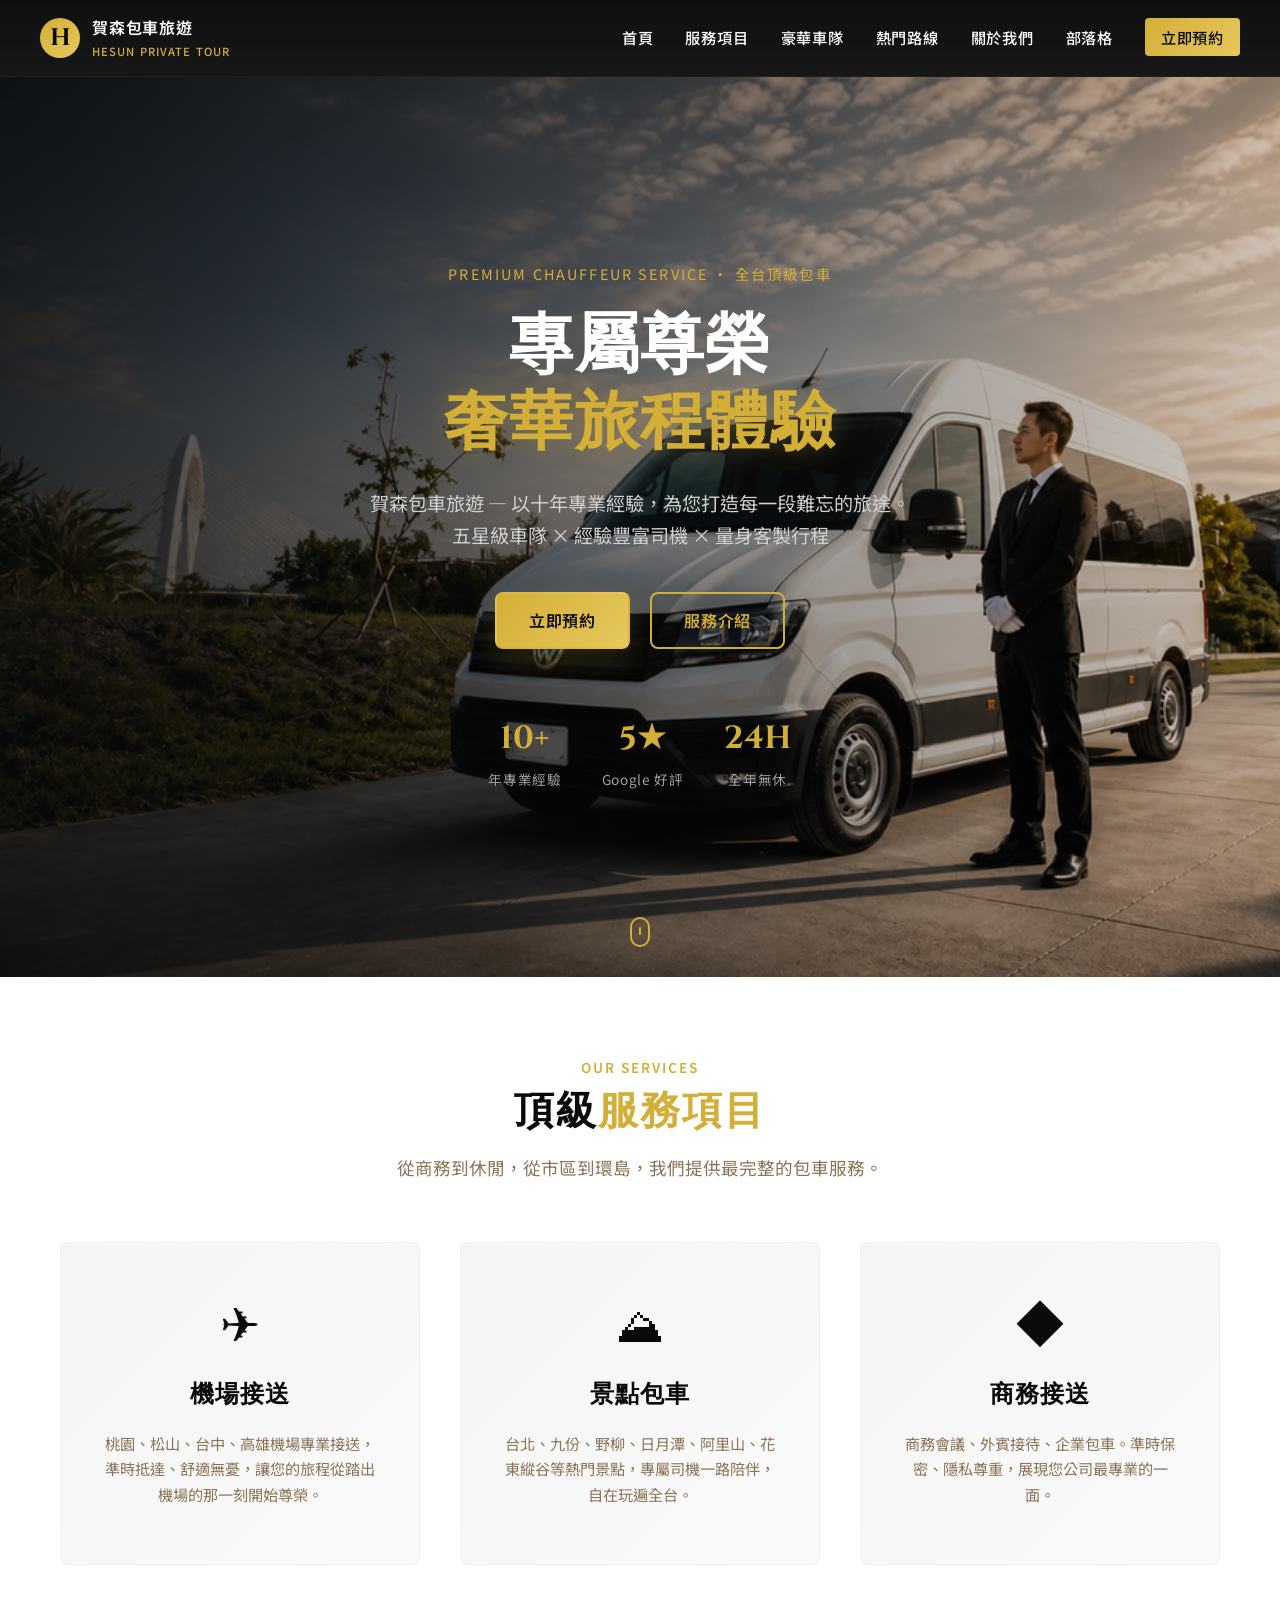
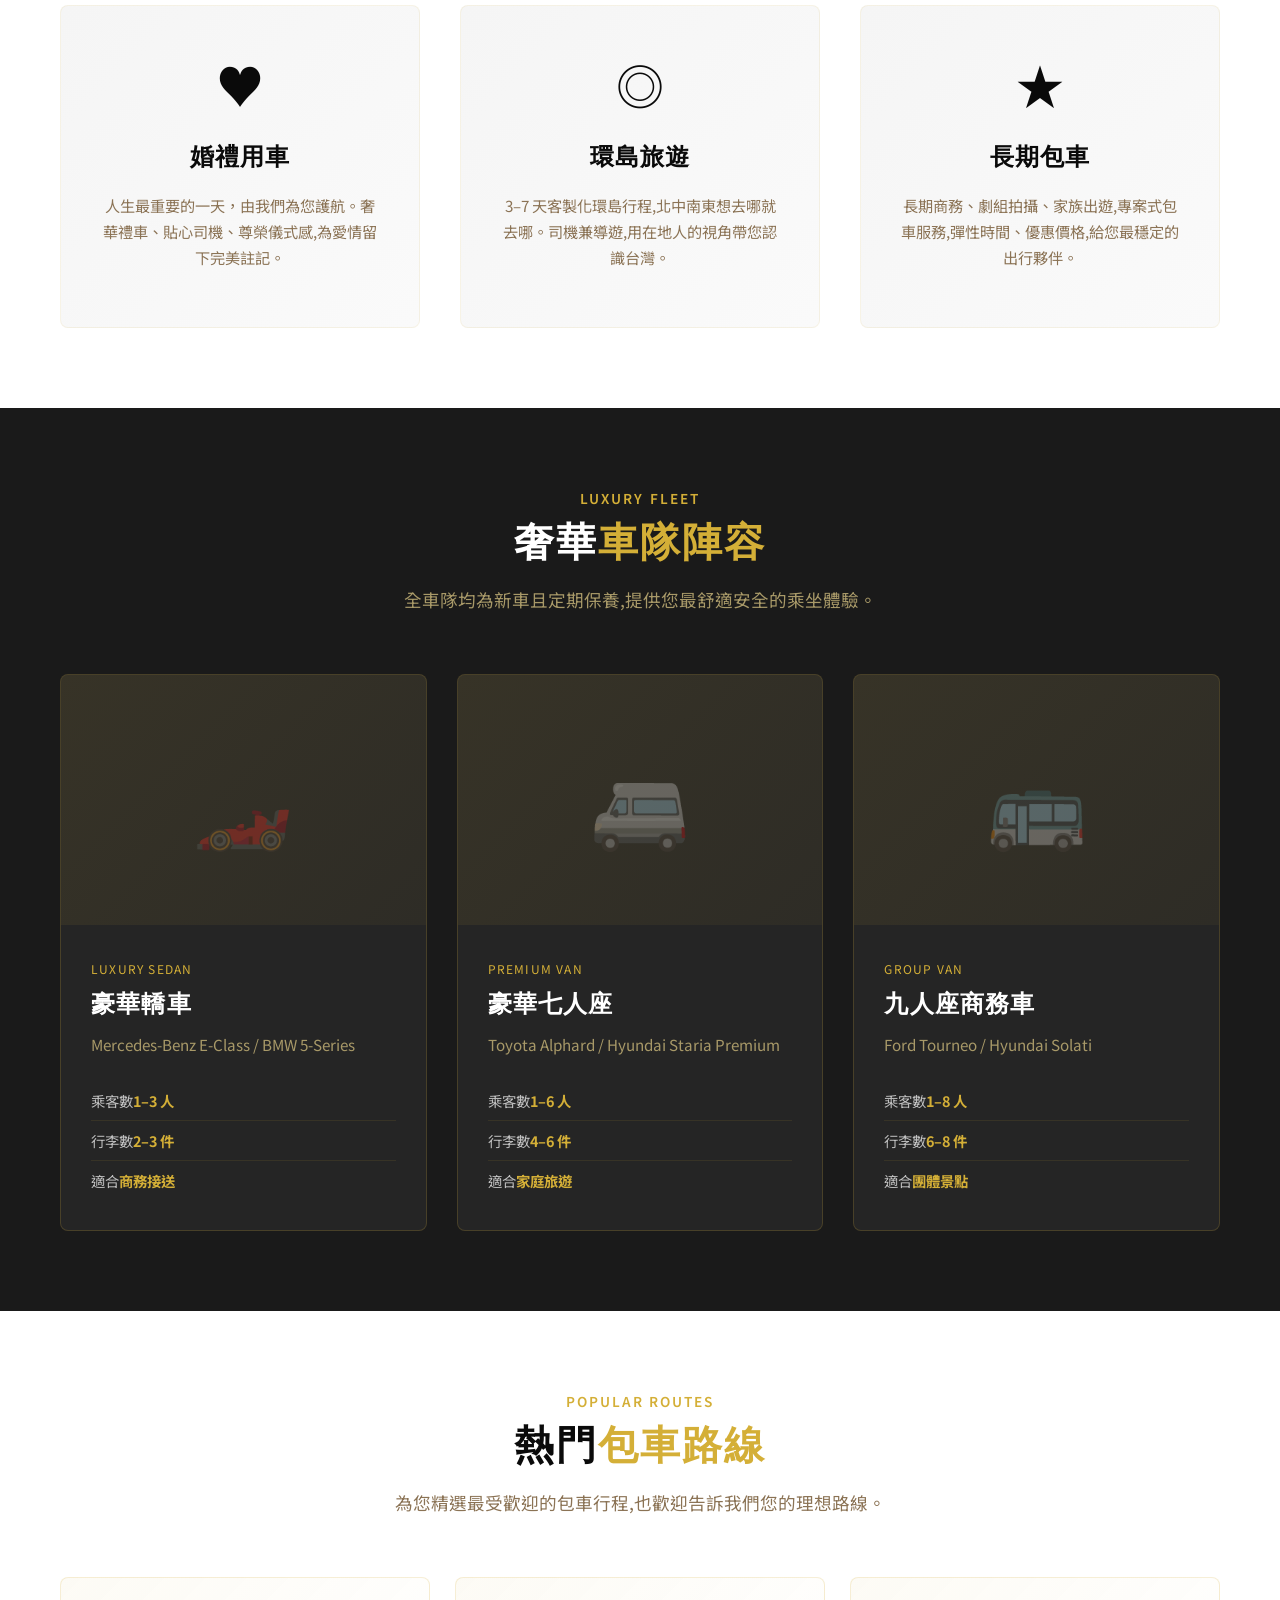
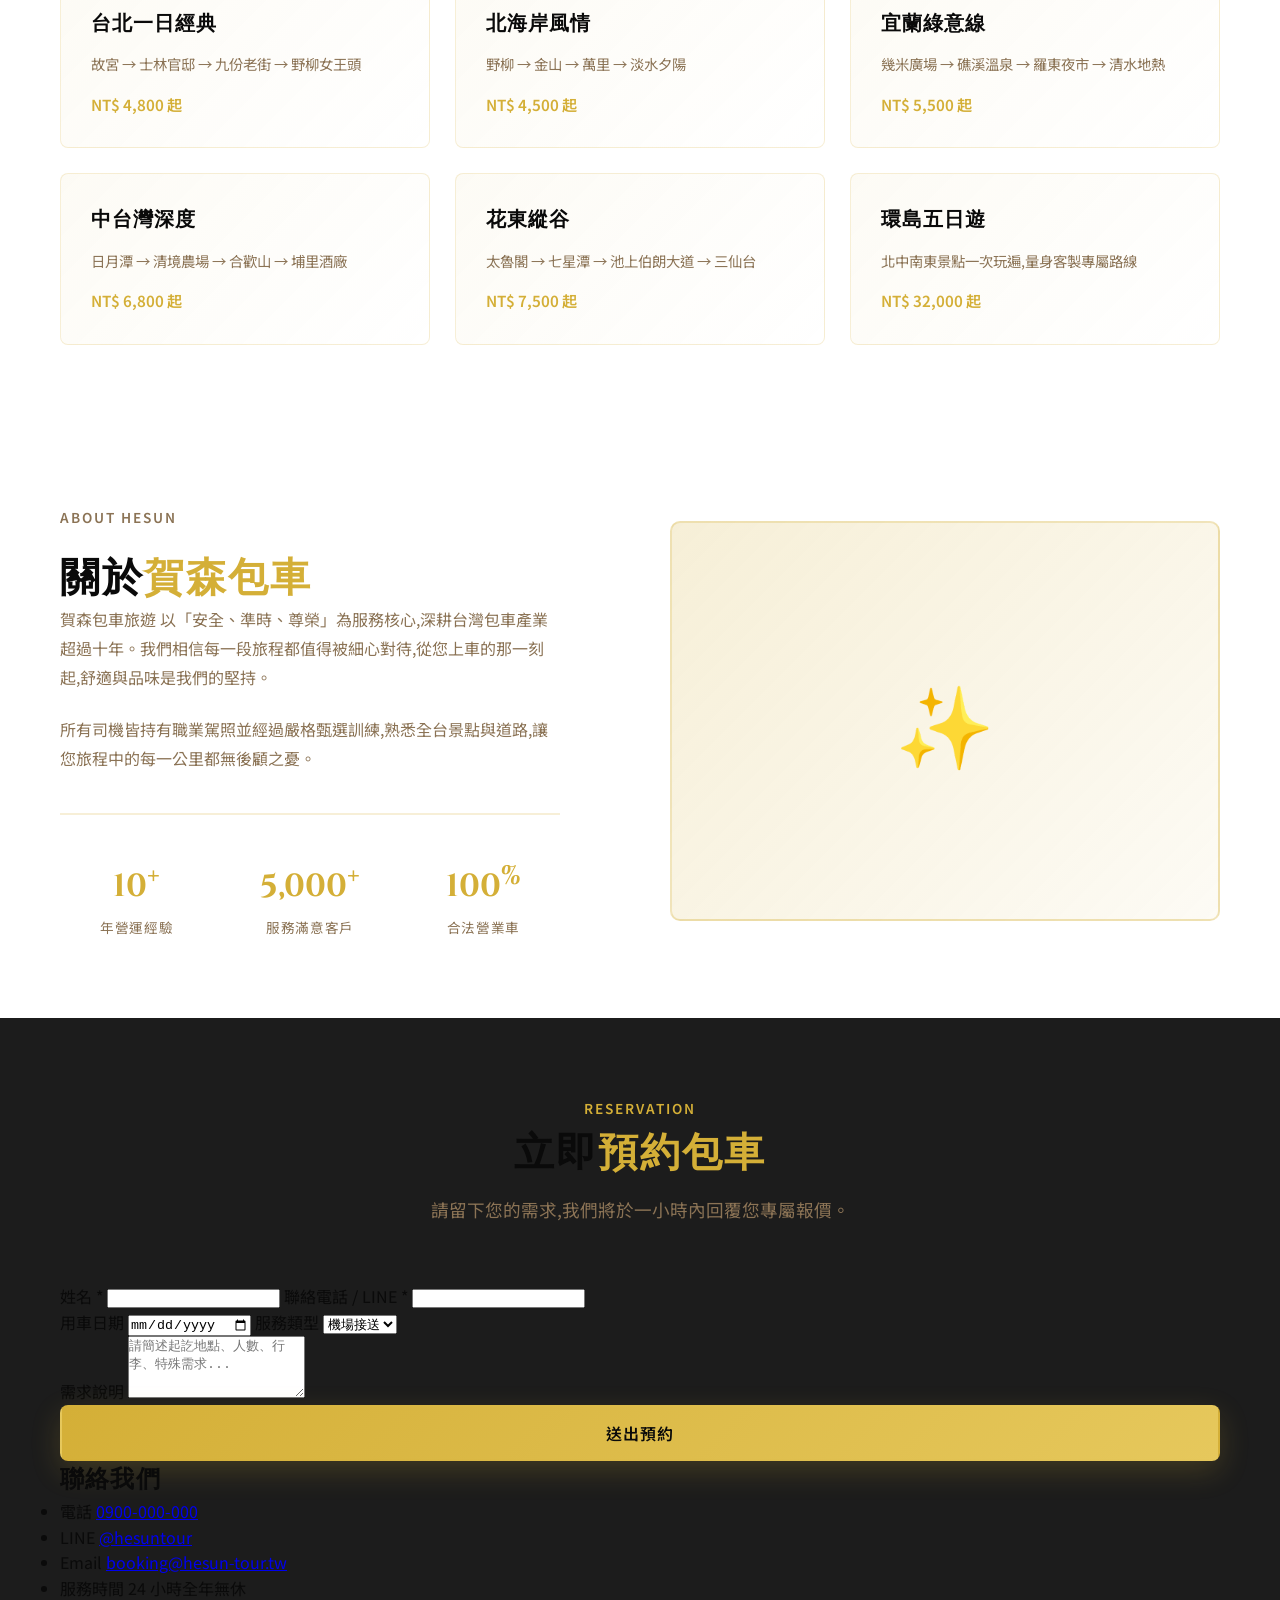
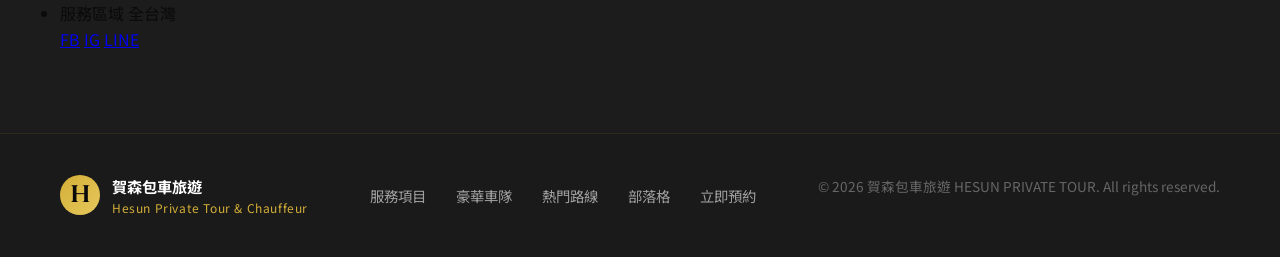
<file: ndex.html>
<!DOCTYPE html>
<html lang="zh-Hant">
<head>
  <meta charset="UTF-8" />
  <meta name="viewport" content="width=device-width, initial-scale=1.0" />
  <title>賀森包車旅遊 | Hesun Private Tour & Chauffeur</title>
  <meta name="description" content="賀森包車旅遊 - 全台頂級包車服務。機場接送、景點包車、商務接送、婚禮用車。專業司機、豪華車隊、五星級服務體驗。" />
  <meta name="keywords" content="包車, 台灣包車, 機場接送, 景點包車, 婚禮用車, 商務接送, 賀森包車旅遊" />
  <meta property="og:title" content="賀森包車旅遊 | 頂級包車服務" />
  <meta property="og:description" content="奢華車隊 × 專業司機 × 量身客製行程" />
  <meta property="og:type" content="website" />

  <link rel="preconnect" href="https://fonts.googleapis.com">
  <link rel="preconnect" href="https://fonts.gstatic.com" crossorigin>
  <link href="https://fonts.googleapis.com/css2?family=Cinzel:wght@400;500;600;700&family=Noto+Serif+TC:wght@300;400;500;600;700;900&family=Noto+Sans+TC:wght@300;400;500;700&display=swap" rel="stylesheet">

  <link rel="stylesheet" href="assets/css/styles.css" />
</head>
<body>

  <!-- =========== NAV =========== -->
  <header class="site-header" id="siteHeader">
    <div class="nav-container">
      <a href="#home" class="brand">
        <span class="brand-mark">H</span>
        <span class="brand-name">
          <span class="brand-zh">賀森包車旅遊</span>
          <span class="brand-en">HESUN PRIVATE TOUR</span>
        </span>
      </a>

      <button class="menu-toggle" id="menuToggle" aria-label="開啟選單" aria-expanded="false">
        <span></span><span></span><span></span>
      </button>

      <nav class="nav-menu" id="navMenu">
        <ul>
          <li><a href="#home">首頁</a></li>
          <li><a href="#services">服務項目</a></li>
          <li><a href="#fleet">豪華車隊</a></li>
          <li><a href="#routes">熱門路線</a></li>
          <li><a href="#about">關於我們</a></li>
          <li><a href="blog/">部落格</a></li>
          <li><a href="#contact" class="nav-cta">立即預約</a></li>
        </ul>
      </nav>
    </div>
  </header>

  <!-- =========== HERO =========== -->
  <section class="hero" id="home">
    <div class="hero-bg"></div>
    <div class="hero-overlay"></div>
    <div class="hero-content">
      <p class="hero-eyebrow">PREMIUM CHAUFFEUR SERVICE · 全台頂級包車</p>
      <h1 class="hero-title">
        <span class="line">專屬尊榮</span>
        <span class="line gold">奢華旅程體驗</span>
      </h1>
      <p class="hero-sub">賀森包車旅遊 — 以十年專業經驗，為您打造每一段難忘的旅途。<br/>五星級車隊 × 經驗豐富司機 × 量身客製行程</p>
      <div class="hero-actions">
        <a href="#contact" class="btn btn-primary">立即預約</a>
        <a href="#services" class="btn btn-ghost">服務介紹</a>
      </div>
      <div class="hero-badges">
        <div class="badge"><strong>10+</strong><span>年專業經驗</span></div>
        <div class="badge"><strong>5★</strong><span>Google 好評</span></div>
        <div class="badge"><strong>24H</strong><span>全年無休</span></div>
      </div>
    </div>
    <a href="#services" class="scroll-indicator" aria-label="向下滑動">
      <span></span>
    </a>
  </section>

  <!-- =========== SERVICES =========== -->
  <section class="section" id="services">
    <div class="container">
      <div class="section-head">
        <p class="eyebrow">OUR SERVICES</p>
        <h2>頂級<span class="gold">服務項目</span></h2>
        <p class="section-sub">從商務到休閒，從市區到環島，我們提供最完整的包車服務。</p>
      </div>

      <div class="services-grid">
        <article class="service-card">
          <div class="service-icon">✈</div>
          <h3>機場接送</h3>
          <p>桃園、松山、台中、高雄機場專業接送，準時抵達、舒適無憂，讓您的旅程從踏出機場的那一刻開始尊榮。</p>
        </article>

        <article class="service-card">
          <div class="service-icon">⛰</div>
          <h3>景點包車</h3>
          <p>台北、九份、野柳、日月潭、阿里山、花東縱谷等熱門景點，專屬司機一路陪伴，自在玩遍全台。</p>
        </article>

        <article class="service-card">
          <div class="service-icon">◆</div>
          <h3>商務接送</h3>
          <p>商務會議、外賓接待、企業包車。準時保密、隱私尊重，展現您公司最專業的一面。</p>
        </article>

        <article class="service-card">
          <div class="service-icon">♥</div>
          <h3>婚禮用車</h3>
          <p>人生最重要的一天，由我們為您護航。奢華禮車、貼心司機、尊榮儀式感,為愛情留下完美註記。</p>
        </article>

        <article class="service-card">
          <div class="service-icon">◎</div>
          <h3>環島旅遊</h3>
          <p>3–7 天客製化環島行程,北中南東想去哪就去哪。司機兼導遊,用在地人的視角帶您認識台灣。</p>
        </article>

        <article class="service-card">
          <div class="service-icon">★</div>
          <h3>長期包車</h3>
          <p>長期商務、劇組拍攝、家族出遊,專案式包車服務,彈性時間、優惠價格,給您最穩定的出行夥伴。</p>
        </article>
      </div>
    </div>
  </section>

  <!-- =========== FLEET =========== -->
  <section class="section section-dark" id="fleet">
    <div class="container">
      <div class="section-head">
        <p class="eyebrow">LUXURY FLEET</p>
        <h2>奢華<span class="gold">車隊陣容</span></h2>
        <p class="section-sub">全車隊均為新車且定期保養,提供您最舒適安全的乘坐體驗。</p>
      </div>

      <div class="fleet-grid">
        <div class="fleet-card">
          <div class="fleet-image fleet-image-1"></div>
          <div class="fleet-body">
            <span class="fleet-tag">LUXURY SEDAN</span>
            <h3>豪華轎車</h3>
            <p>Mercedes-Benz E-Class / BMW 5-Series</p>
            <ul class="fleet-specs">
              <li>乘客數<strong>1–3 人</strong></li>
              <li>行李數<strong>2–3 件</strong></li>
              <li>適合<strong>商務接送</strong></li>
            </ul>
          </div>
        </div>

        <div class="fleet-card">
          <div class="fleet-image fleet-image-2"></div>
          <div class="fleet-body">
            <span class="fleet-tag">PREMIUM VAN</span>
            <h3>豪華七人座</h3>
            <p>Toyota Alphard / Hyundai Staria Premium</p>
            <ul class="fleet-specs">
              <li>乘客數<strong>1–6 人</strong></li>
              <li>行李數<strong>4–6 件</strong></li>
              <li>適合<strong>家庭旅遊</strong></li>
            </ul>
          </div>
        </div>

        <div class="fleet-card">
          <div class="fleet-image fleet-image-3"></div>
          <div class="fleet-body">
            <span class="fleet-tag">GROUP VAN</span>
            <h3>九人座商務車</h3>
            <p>Ford Tourneo / Hyundai Solati</p>
            <ul class="fleet-specs">
              <li>乘客數<strong>1–8 人</strong></li>
              <li>行李數<strong>6–8 件</strong></li>
              <li>適合<strong>團體景點</strong></li>
            </ul>
          </div>
        </div>
      </div>
    </div>
  </section>

  <!-- =========== ROUTES =========== -->
  <section class="section" id="routes">
    <div class="container">
      <div class="section-head">
        <p class="eyebrow">POPULAR ROUTES</p>
        <h2>熱門<span class="gold">包車路線</span></h2>
        <p class="section-sub">為您精選最受歡迎的包車行程,也歡迎告訴我們您的理想路線。</p>
      </div>

      <div class="routes-grid">
        <div class="route-card">
          <h4>台北一日經典</h4>
          <p>故宮 → 士林官邸 → 九份老街 → 野柳女王頭</p>
          <span class="route-price">NT$ 4,800 起</span>
        </div>
        <div class="route-card">
          <h4>北海岸風情</h4>
          <p>野柳 → 金山 → 萬里 → 淡水夕陽</p>
          <span class="route-price">NT$ 4,500 起</span>
        </div>
        <div class="route-card">
          <h4>宜蘭綠意線</h4>
          <p>幾米廣場 → 礁溪溫泉 → 羅東夜市 → 清水地熱</p>
          <span class="route-price">NT$ 5,500 起</span>
        </div>
        <div class="route-card">
          <h4>中台灣深度</h4>
          <p>日月潭 → 清境農場 → 合歡山 → 埔里酒廠</p>
          <span class="route-price">NT$ 6,800 起</span>
        </div>
        <div class="route-card">
          <h4>花東縱谷</h4>
          <p>太魯閣 → 七星潭 → 池上伯朗大道 → 三仙台</p>
          <span class="route-price">NT$ 7,500 起</span>
        </div>
        <div class="route-card">
          <h4>環島五日遊</h4>
          <p>北中南東景點一次玩遍,量身客製專屬路線</p>
          <span class="route-price">NT$ 32,000 起</span>
        </div>
      </div>
    </div>
  </section>

  <!-- =========== ABOUT =========== -->
  <section class="section section-about" id="about">
    <div class="container about-wrap">
      <div class="about-text">
        <p class="eyebrow">ABOUT HESUN</p>
        <h2>關於<span class="gold">賀森包車</span></h2>
        <p>賀森包車旅遊 以「安全、準時、尊榮」為服務核心,深耕台灣包車產業超過十年。我們相信每一段旅程都值得被細心對待,從您上車的那一刻起,舒適與品味是我們的堅持。</p>
        <p>所有司機皆持有職業駕照並經過嚴格甄選訓練,熟悉全台景點與道路,讓您旅程中的每一公里都無後顧之憂。</p>

        <div class="about-stats">
          <div><strong>10<sup>+</sup></strong><span>年營運經驗</span></div>
          <div><strong>5,000<sup>+</sup></strong><span>服務滿意客戶</span></div>
          <div><strong>100<sup>%</sup></strong><span>合法營業車</span></div>
        </div>
      </div>
      <div class="about-visual">
        <div class="about-visual-inner"></div>
      </div>
    </div>
  </section>

  <!-- =========== CONTACT =========== -->
  <section class="section section-contact" id="contact">
    <div class="container">
      <div class="section-head">
        <p class="eyebrow">RESERVATION</p>
        <h2>立即<span class="gold">預約包車</span></h2>
        <p class="section-sub">請留下您的需求,我們將於一小時內回覆您專屬報價。</p>
      </div>

      <div class="contact-grid">
        <form class="contact-form" id="contactForm" onsubmit="return handleFormSubmit(event)">
          <div class="form-row">
            <label>
              <span>姓名 *</span>
              <input type="text" name="name" required />
            </label>
            <label>
              <span>聯絡電話 / LINE *</span>
              <input type="text" name="phone" required />
            </label>
          </div>
          <div class="form-row">
            <label>
              <span>用車日期</span>
              <input type="date" name="date" />
            </label>
            <label>
              <span>服務類型</span>
              <select name="service">
                <option>機場接送</option>
                <option>景點包車</option>
                <option>商務接送</option>
                <option>婚禮用車</option>
                <option>環島旅遊</option>
                <option>長期包車</option>
              </select>
            </label>
          </div>
          <label>
            <span>需求說明</span>
            <textarea name="message" rows="4" placeholder="請簡述起訖地點、人數、行李、特殊需求..."></textarea>
          </label>
          <button class="btn btn-primary btn-block" type="submit">送出預約</button>
        </form>

        <aside class="contact-info">
          <h3>聯絡我們</h3>
          <ul class="contact-list">
            <li>
              <span class="ci-label">電話</span>
              <a href="tel:+886900000000">0900-000-000</a>
            </li>
            <li>
              <span class="ci-label">LINE</span>
              <a href="#">@hesuntour</a>
            </li>
            <li>
              <span class="ci-label">Email</span>
              <a href="mailto:booking@hesun-tour.tw">booking@hesun-tour.tw</a>
            </li>
            <li>
              <span class="ci-label">服務時間</span>
              <span>24 小時全年無休</span>
            </li>
            <li>
              <span class="ci-label">服務區域</span>
              <span>全台灣</span>
            </li>
          </ul>
          <div class="social-row">
            <a href="#" aria-label="Facebook" class="social">FB</a>
            <a href="#" aria-label="Instagram" class="social">IG</a>
            <a href="#" aria-label="LINE" class="social">LINE</a>
          </div>
        </aside>
      </div>
    </div>
  </section>

  <!-- =========== FOOTER =========== -->
  <footer class="site-footer">
    <div class="container footer-inner">
      <div class="footer-brand">
        <span class="brand-mark">H</span>
        <div>
          <strong>賀森包車旅遊</strong>
          <small>Hesun Private Tour & Chauffeur</small>
        </div>
      </div>
      <nav class="footer-nav">
        <a href="#services">服務項目</a>
        <a href="#fleet">豪華車隊</a>
        <a href="#routes">熱門路線</a>
        <a href="blog/">部落格</a>
        <a href="#contact">立即預約</a>
      </nav>
      <p class="footer-copy">© <span id="year"></span> 賀森包車旅遊 HESUN PRIVATE TOUR. All rights reserved.</p>
    </div>
  </footer>

  <script src="assets/js/main.js"></script>
</body>
</html>
</file>
